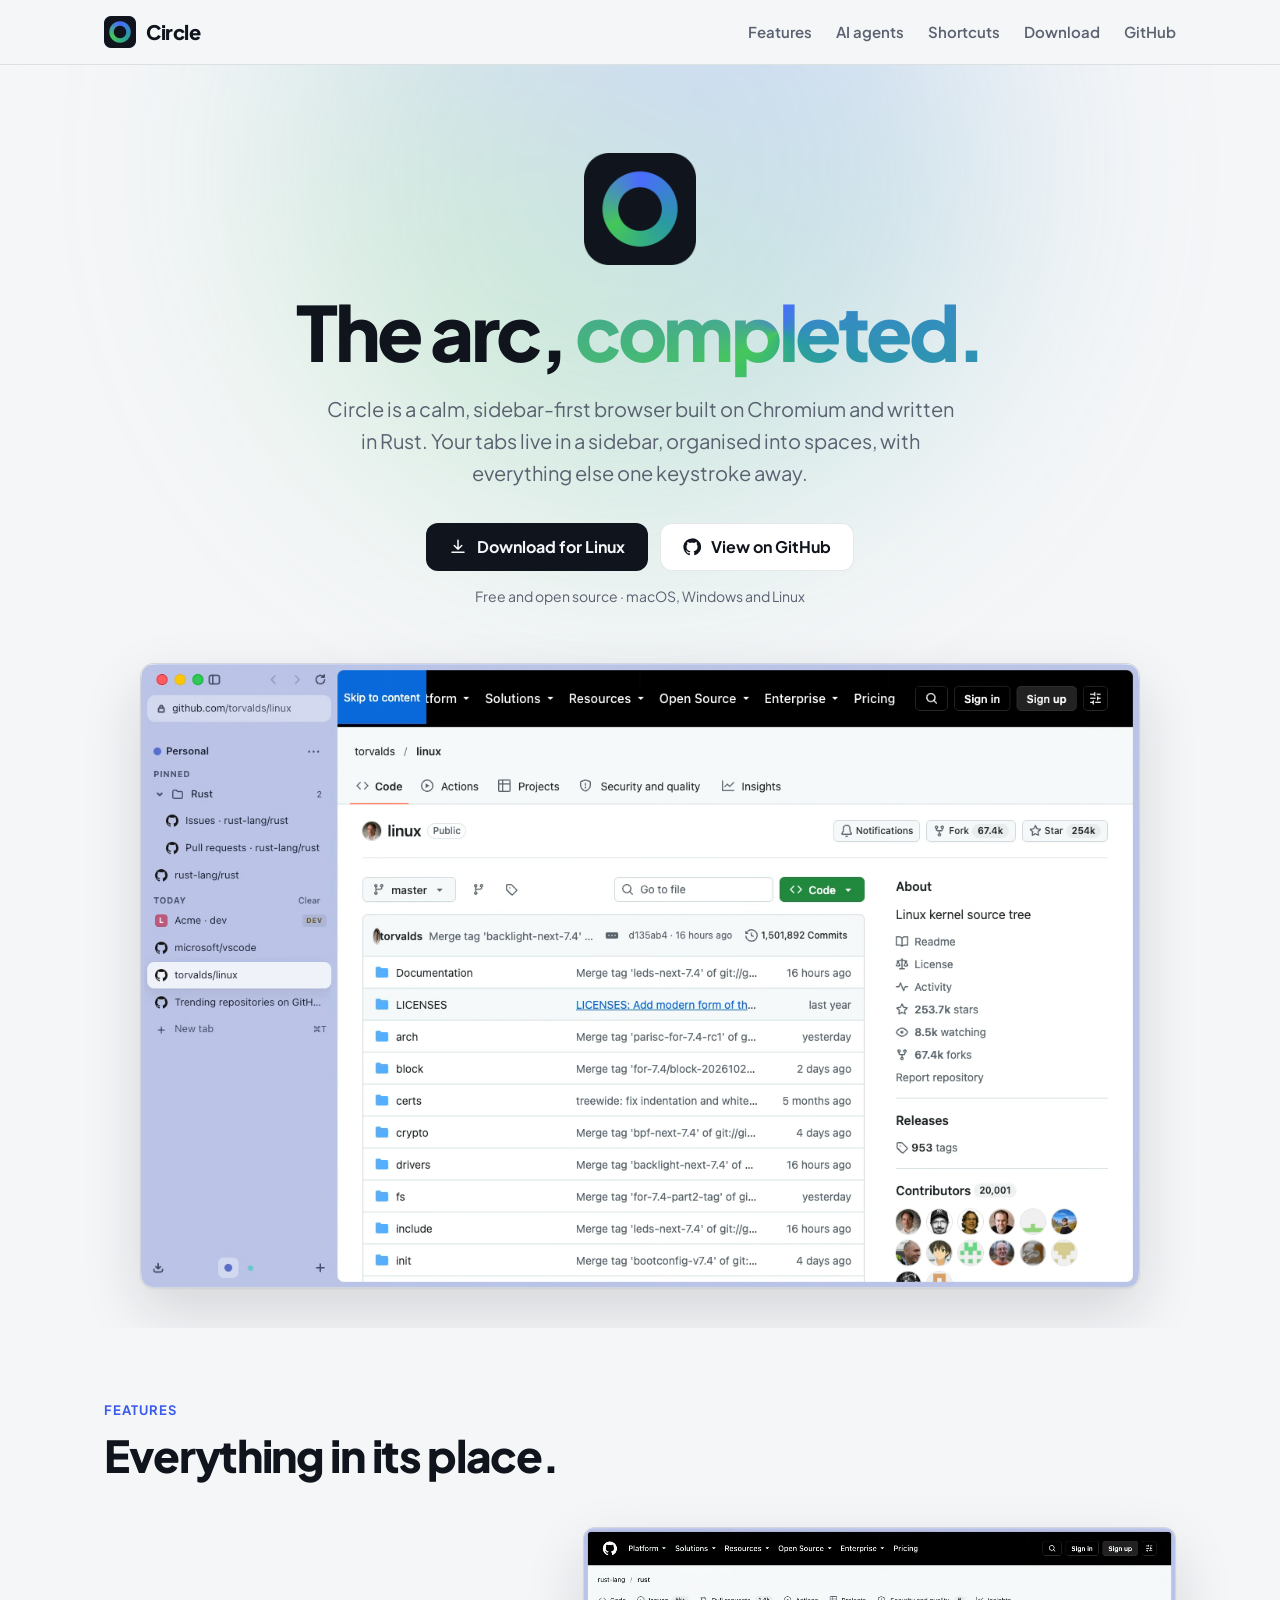
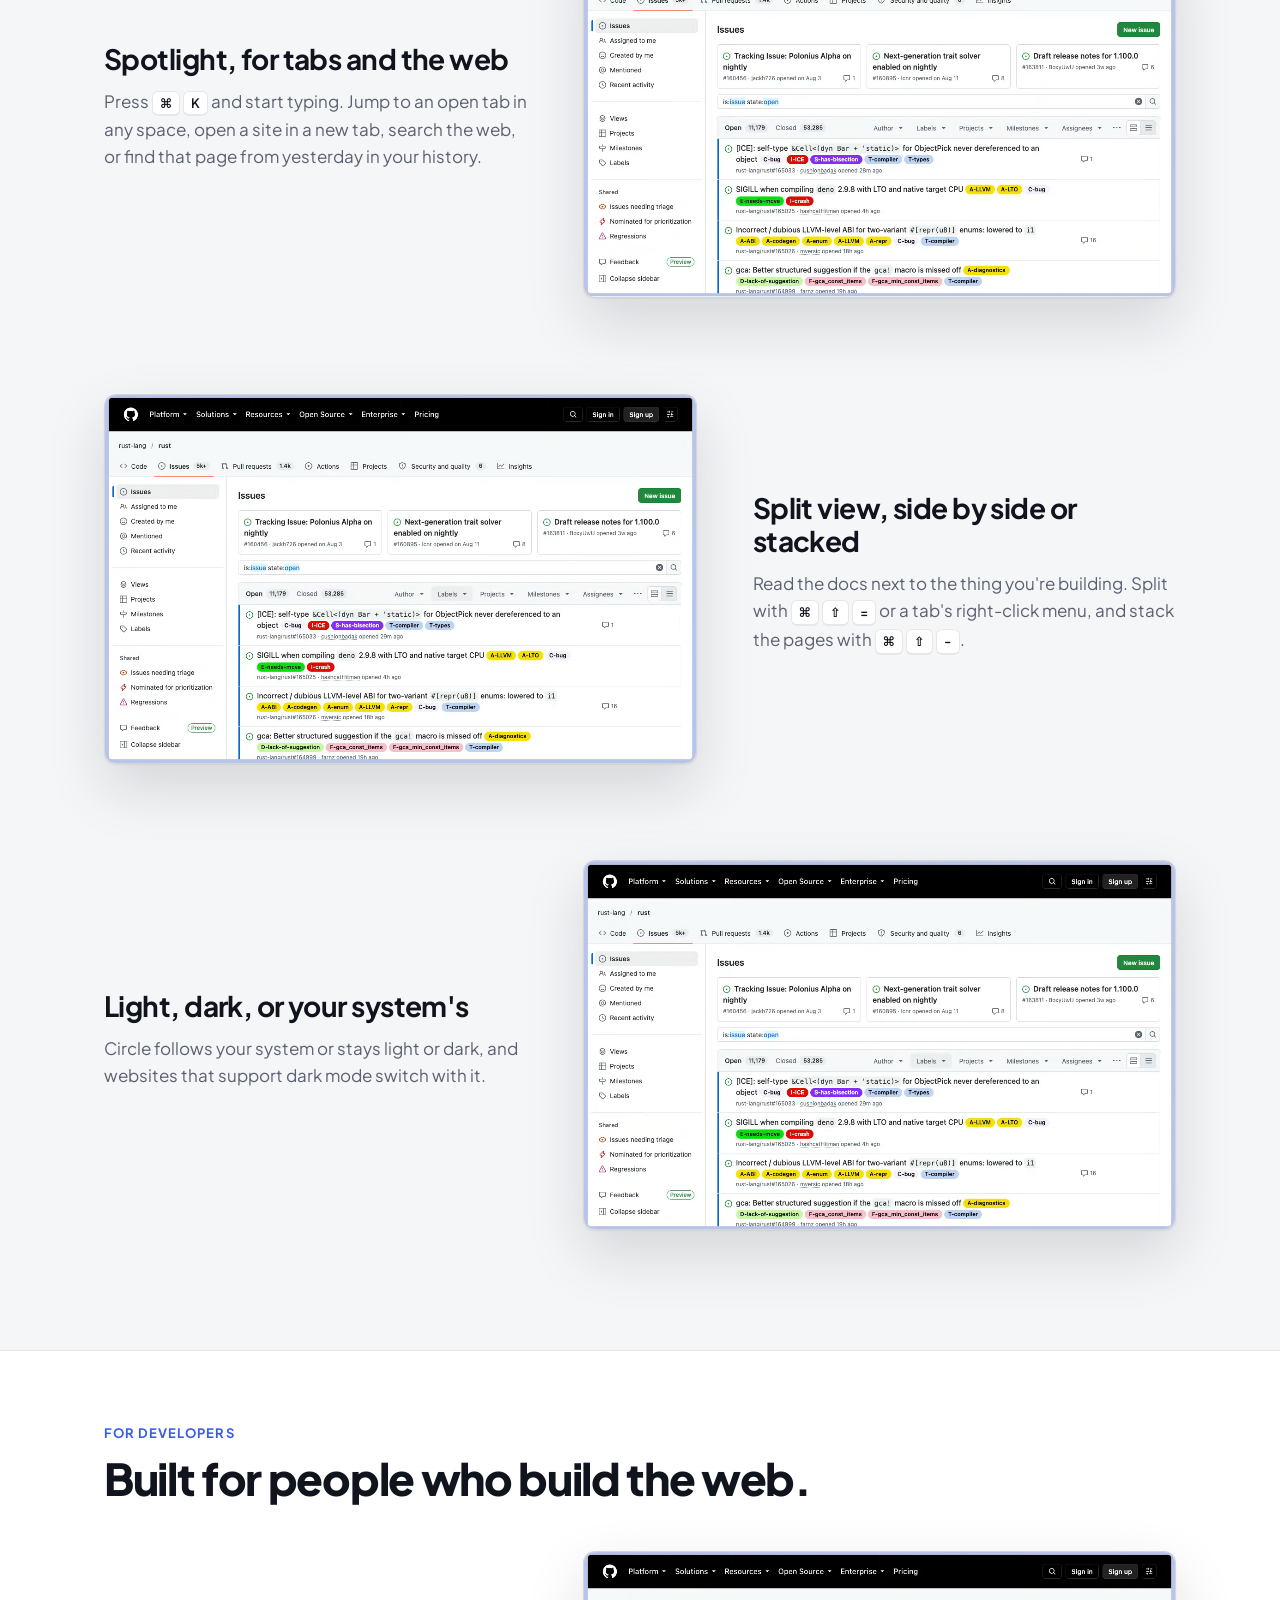
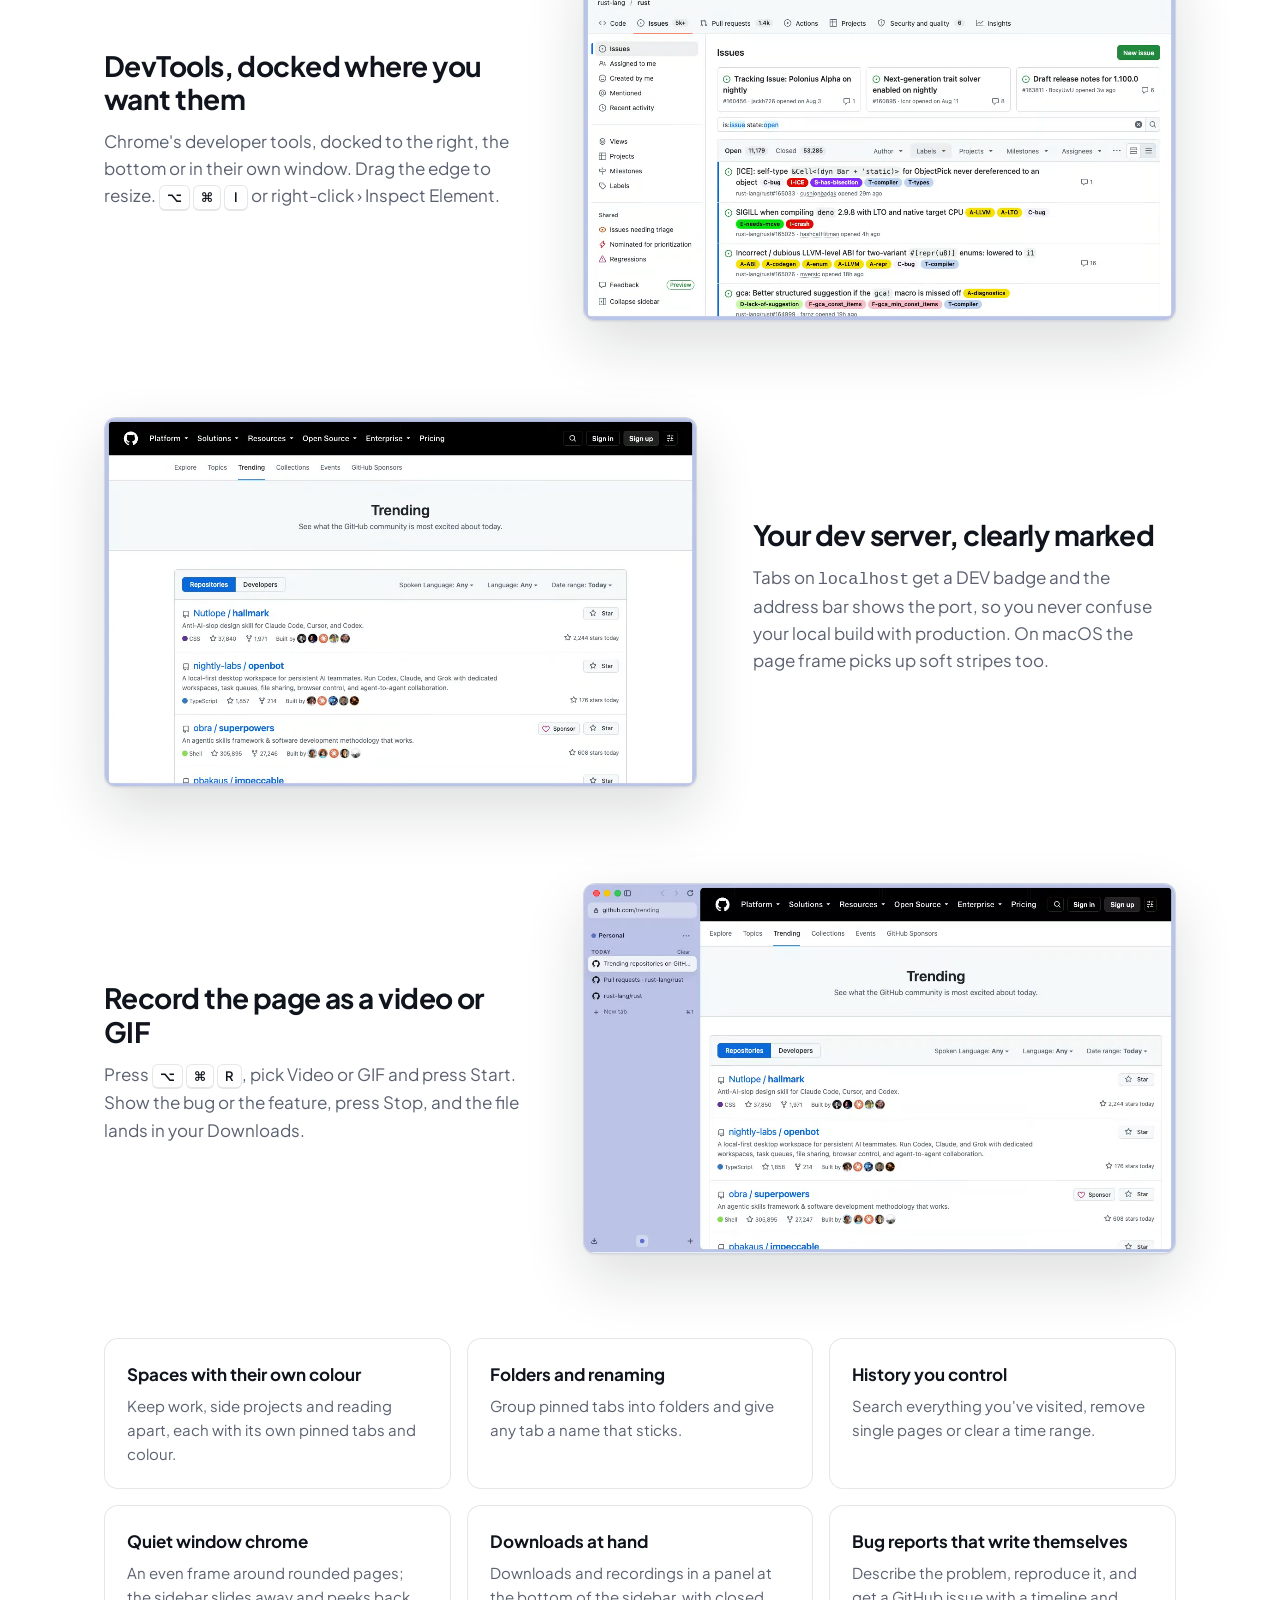
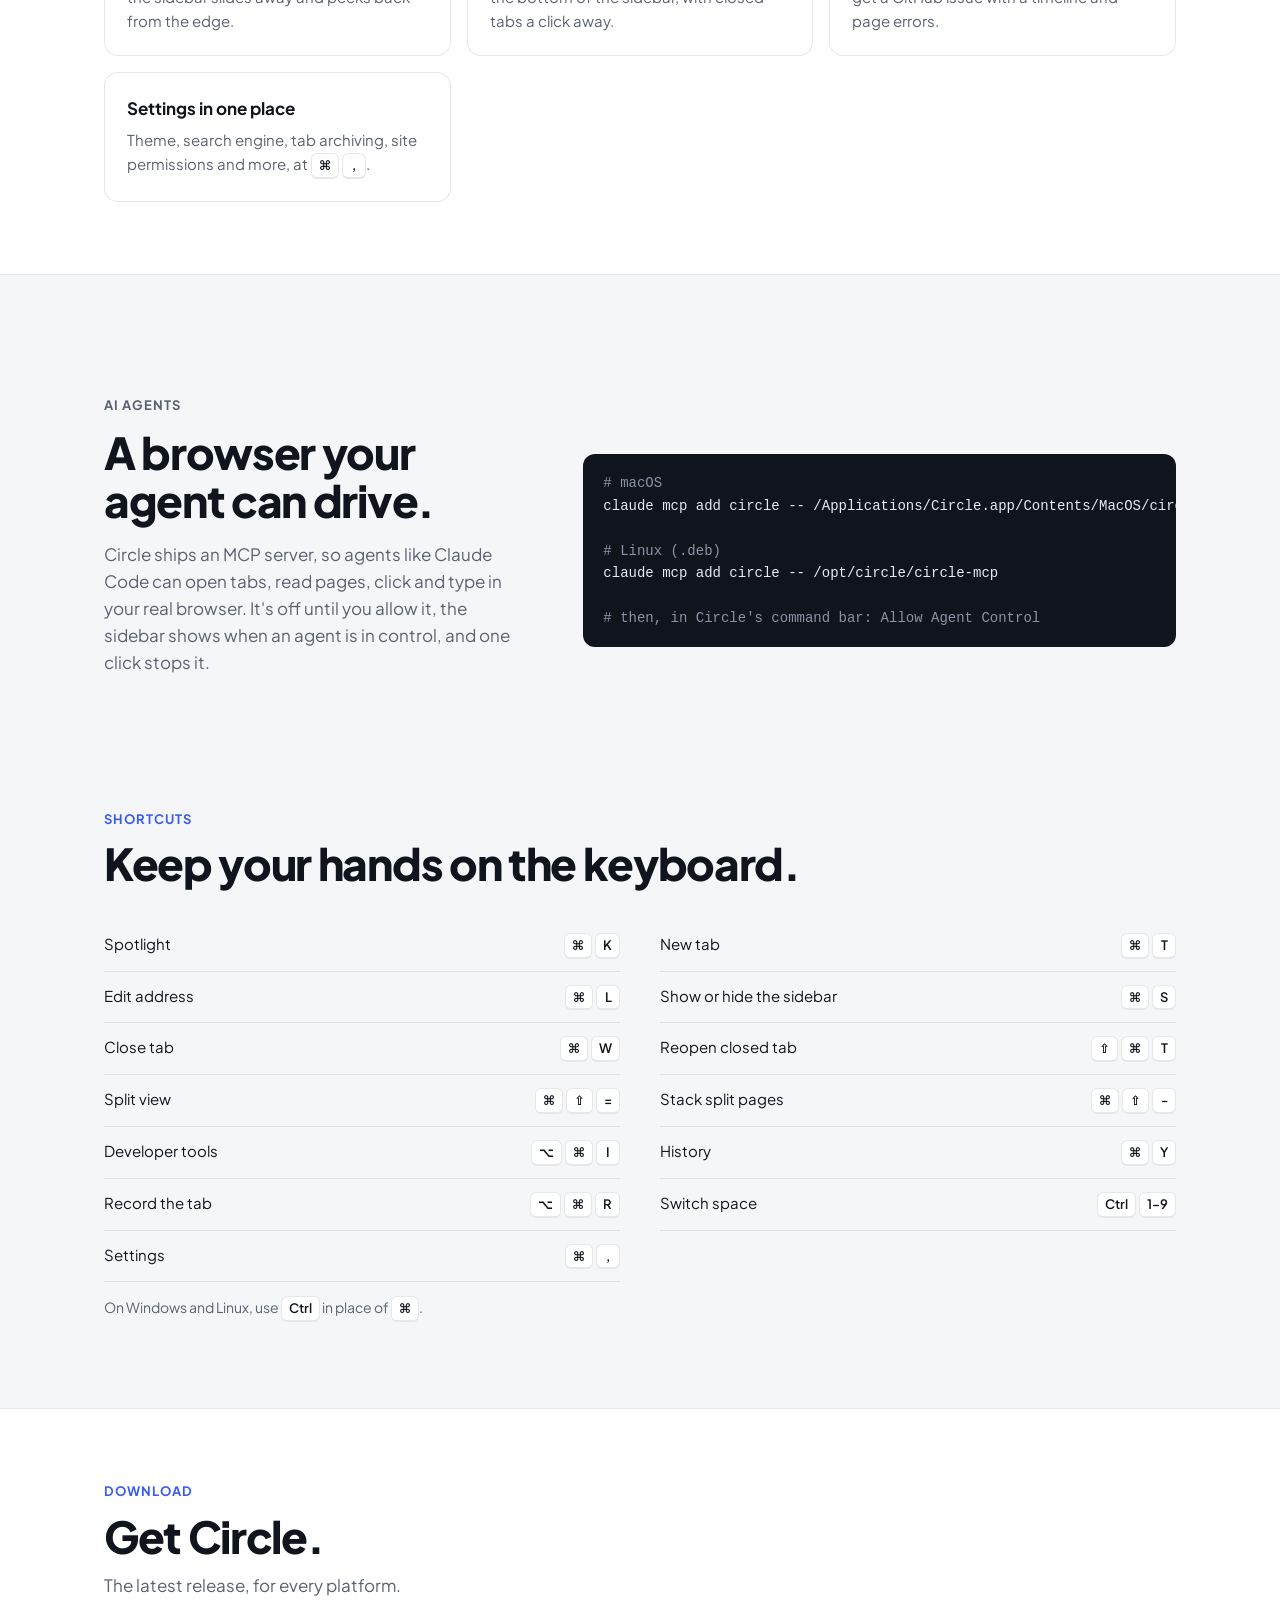
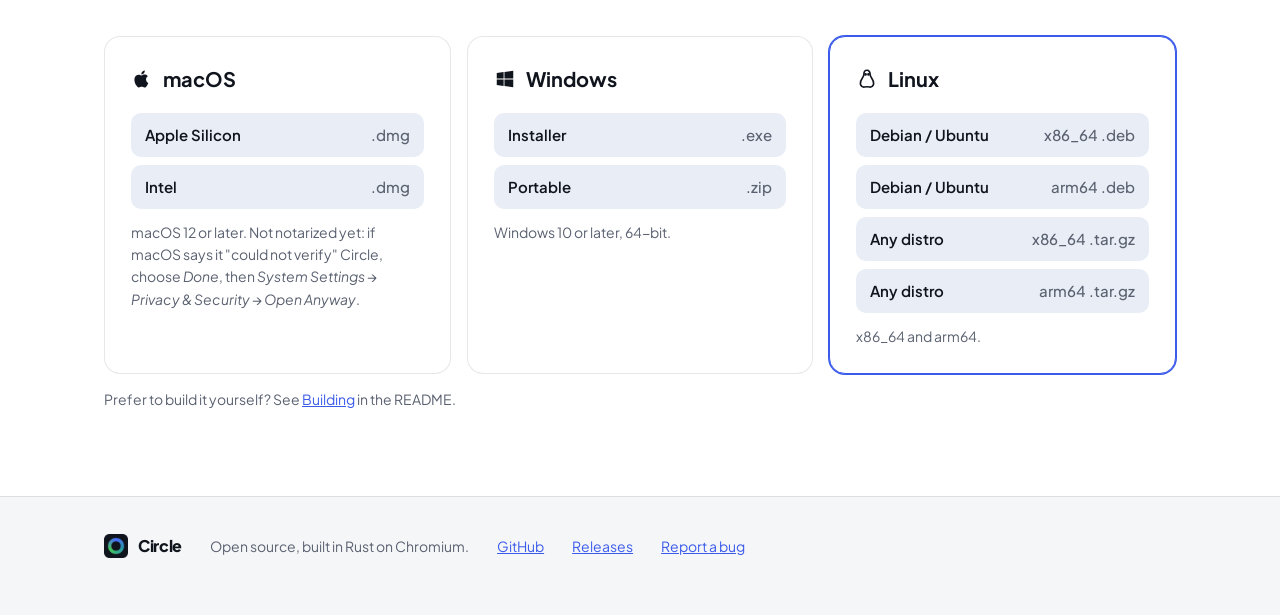
<file: docs/index.html>
<!doctype html>
<html lang="en">
<head>
<meta charset="utf-8">
<meta name="viewport" content="width=device-width, initial-scale=1">
<title>Circle — a calm, sidebar-first browser</title>
<meta name="description" content="The calm, sidebar-first browser. Spaces, Spotlight, split view and docked DevTools — open source, built in Rust on Chromium, and ready for AI agents.">
<link rel="canonical" href="https://dobrinov.github.io/circle/">
<meta property="og:type" content="website">
<meta property="og:site_name" content="Circle">
<meta property="og:url" content="https://dobrinov.github.io/circle/">
<meta property="og:title" content="Circle — the arc, completed">
<meta property="og:description" content="The calm, sidebar-first browser. Spaces, Spotlight, split view and docked DevTools — open source, built in Rust on Chromium, and ready for AI agents.">
<meta property="og:image" content="https://dobrinov.github.io/circle/assets/og-logo.png">
<meta property="og:image:width" content="1200">
<meta property="og:image:height" content="630">
<meta property="og:image:alt" content="The Circle logo: a ring flowing from blue to teal to green on a dark tile">
<meta name="twitter:card" content="summary_large_image">
<meta name="twitter:title" content="Circle — the arc, completed">
<meta name="twitter:description" content="The calm, sidebar-first browser. Spaces, Spotlight, split view and docked DevTools — open source, built in Rust on Chromium, and ready for AI agents.">
<meta name="twitter:image" content="https://dobrinov.github.io/circle/assets/og-logo.png">
<meta name="theme-color" content="#F5F6F8" media="(prefers-color-scheme: light)">
<meta name="theme-color" content="#0A0D13" media="(prefers-color-scheme: dark)">
<link rel="icon" href="favicon.ico" sizes="any">
<link rel="icon" type="image/png" sizes="32x32" href="assets/favicon-32.png">
<link rel="icon" type="image/png" sizes="16x16" href="assets/favicon-16.png">
<link rel="apple-touch-icon" href="assets/apple-touch-icon.png">
<!-- Privacy-friendly analytics by Plausible -->
<script async src="https://stats.aparatnata.com/js/pa-Ousg2zTGdW_VVYUutnU-T.js"></script>
<script>
  window.plausible=window.plausible||function(){(plausible.q=plausible.q||[]).push(arguments)},plausible.init=plausible.init||function(i){plausible.o=i||{}};
  plausible.init()
</script>
<link rel="preconnect" href="https://fonts.googleapis.com">
<link rel="preconnect" href="https://fonts.gstatic.com" crossorigin>
<link rel="stylesheet" href="https://fonts.googleapis.com/css2?family=Plus+Jakarta+Sans:wght@400;500;600;700;800&display=swap">
<style>
:root {
  --ground: #F5F6F8;
  --surface: #FFFFFF;
  --ink: #10141D;
  --muted: #5A6170;
  --line: rgba(16, 20, 29, 0.1);
  --accent: #3B5BEB;
  --chip: #E9EDF5;
  --ring: conic-gradient(#4A6CFF, #2A9BA3 33.3%, #45C75B 66.6%, #4A6CFF);
  --shadow: 0 1px 2px rgba(16, 20, 29, 0.06), 0 24px 60px rgba(16, 20, 29, 0.14);
  color-scheme: light;
}
@media (prefers-color-scheme: dark) {
  :root {
    --ground: #0A0D13;
    --surface: #131823;
    --ink: #EEF1F6;
    --muted: #A3AAB8;
    --line: rgba(238, 241, 246, 0.12);
    --accent: #8098FF;
    --chip: #1C2230;
    --shadow: 0 1px 2px rgba(0, 0, 0, 0.4), 0 24px 60px rgba(0, 0, 0, 0.5);
    color-scheme: dark;
  }
}
* { box-sizing: border-box; }
html { scroll-behavior: smooth; }
body {
  margin: 0;
  background: var(--ground);
  color: var(--ink);
  font: 17px/1.6 "Plus Jakarta Sans", -apple-system, BlinkMacSystemFont, "Segoe UI", system-ui, sans-serif;
  -webkit-font-smoothing: antialiased;
}
a { color: var(--accent); }
a:hover { text-decoration-thickness: 2px; }
img { max-width: 100%; height: auto; display: block; }
.wrap { max-width: 1120px; margin: 0 auto; padding: 0 24px; }

/* ----- nav ----- */
nav { position: sticky; top: 0; z-index: 10; backdrop-filter: saturate(1.4) blur(14px); background: color-mix(in srgb, var(--ground) 78%, transparent); border-bottom: 1px solid var(--line); }
nav .wrap { display: flex; align-items: center; gap: 28px; height: 64px; }
.brand { display: flex; align-items: center; gap: 10px; font-weight: 800; font-size: 20px; letter-spacing: -0.02em; color: var(--ink); text-decoration: none; }
.brand img { width: 32px; height: 32px; }
nav .links { display: flex; gap: 24px; margin-left: auto; font-size: 15px; font-weight: 600; }
nav .links a { color: var(--muted); text-decoration: none; }
nav .links a:hover { color: var(--ink); }

/* ----- hero ----- */
.hero { text-align: center; padding: 88px 0 40px; position: relative; overflow: hidden; }
.halo { position: absolute; left: 50%; top: -260px; width: 720px; height: 720px; transform: translateX(-50%); border-radius: 50%; background: var(--ring); filter: blur(120px); opacity: 0.22; pointer-events: none; }
.hero .icon { width: 112px; height: 112px; margin: 0 auto 28px; position: relative; }
.hero h1 { margin: 0; font-size: clamp(44px, 7vw, 76px); line-height: 1.02; letter-spacing: -0.045em; font-weight: 800; position: relative; }
.hero h1 span { background: var(--ring); -webkit-background-clip: text; background-clip: text; color: transparent; }
.hero p.lead { max-width: 640px; margin: 22px auto 0; font-size: 20px; color: var(--muted); position: relative; }
.cta { display: flex; gap: 12px; justify-content: center; flex-wrap: wrap; margin-top: 34px; position: relative; }
.btn { display: inline-flex; align-items: center; gap: 10px; min-height: 48px; padding: 0 22px; border-radius: 12px; font-weight: 700; font-size: 16px; text-decoration: none; border: 1px solid var(--line); color: var(--ink); background: var(--surface); }
.btn.primary { background: var(--ink); color: var(--ground); border-color: transparent; }
.btn:hover { transform: translateY(-1px); }
.btn svg { width: 18px; height: 18px; flex: none; }
.small { font-size: 14px; color: var(--muted); margin-top: 14px; position: relative; }
.shot { margin: 56px auto 0; max-width: 1000px; border-radius: 14px; overflow: hidden; box-shadow: var(--shadow); border: 1px solid var(--line); background: var(--chip); position: relative; }
/* Every demo is recorded at 16:10 and shown at 16:10. */
.shot, .feature .media { aspect-ratio: 16 / 10; }
.shot img, .feature .media img,
.shot video, .feature .media video { width: 100%; height: 100%; object-fit: cover; display: block; }

/* ----- features ----- */
section { padding: 72px 0; }
.eyebrow { font-size: 13px; font-weight: 700; letter-spacing: 0.08em; text-transform: uppercase; color: var(--accent); margin: 0 0 10px; }
h2 { margin: 0; font-size: clamp(30px, 4.2vw, 44px); line-height: 1.1; letter-spacing: -0.03em; font-weight: 800; }
.feature { display: grid; grid-template-columns: minmax(0, 5fr) minmax(0, 7fr); gap: 56px; align-items: center; padding: 48px 0; }
.feature.flip { grid-template-columns: minmax(0, 7fr) minmax(0, 5fr); }
.feature.flip .text { order: 2; }
.feature h3 { margin: 0 0 12px; font-size: 28px; line-height: 1.2; letter-spacing: -0.02em; }
.feature p { margin: 0 0 12px; color: var(--muted); }
.feature .media { border-radius: 12px; overflow: hidden; box-shadow: var(--shadow); border: 1px solid var(--line); background: var(--chip); }
.caption { font-size: 13px; color: var(--muted); margin-top: 10px; text-align: center; }
kbd { display: inline-block; min-width: 24px; padding: 1px 7px; border-radius: 6px; border: 1px solid var(--line); border-bottom-width: 2px; background: var(--surface); font-family: inherit; font-size: 13px; font-weight: 600; line-height: 1.6; color: var(--ink); text-align: center; }

.grid { display: grid; grid-template-columns: repeat(3, minmax(0, 1fr)); gap: 16px; margin-top: 36px; }
.card { background: var(--surface); border: 1px solid var(--line); border-radius: 14px; padding: 22px; }
.card h4 { margin: 0 0 6px; font-size: 17px; }
.card p { margin: 0; font-size: 15px; color: var(--muted); }

pre { margin: 18px 0 0; padding: 18px 20px; border-radius: 12px; background: #10141D; color: #E6EAF2; font: 14px/1.6 ui-monospace, "SF Mono", Menlo, Consolas, monospace; overflow-x: auto; }
pre .c { color: #8A93A6; }

/* ----- shortcuts ----- */
.keys { display: grid; grid-template-columns: repeat(2, minmax(0, 1fr)); gap: 0 40px; margin-top: 32px; }
.keys div { display: flex; justify-content: space-between; gap: 16px; padding: 12px 0; border-bottom: 1px solid var(--line); font-size: 15px; }

/* ----- download ----- */
.downloads { display: grid; grid-template-columns: repeat(3, minmax(0, 1fr)); gap: 16px; margin-top: 36px; }
.os { background: var(--surface); border: 1px solid var(--line); border-radius: 16px; padding: 26px; display: flex; flex-direction: column; gap: 12px; }
.os.mine { border-color: var(--accent); box-shadow: 0 0 0 1px var(--accent); }
.os h3 { margin: 0; display: flex; align-items: center; gap: 10px; font-size: 20px; }
.os h3 svg { width: 22px; height: 22px; }
.os .files { display: flex; flex-direction: column; gap: 8px; margin-top: 6px; }
.os .files a { display: flex; justify-content: space-between; gap: 10px; padding: 10px 14px; border-radius: 10px; background: var(--chip); color: var(--ink); text-decoration: none; font-weight: 600; font-size: 15px; }
.os .files a span { color: var(--muted); font-weight: 500; }
.os .files a:hover { outline: 2px solid var(--accent); }
.os p { margin: 0; font-size: 14px; color: var(--muted); }

footer { border-top: 1px solid var(--line); padding: 36px 0 56px; font-size: 14px; color: var(--muted); }
footer .wrap { display: flex; flex-wrap: wrap; gap: 12px 28px; align-items: center; }
footer .brand { font-size: 16px; }
footer .brand img { width: 24px; height: 24px; }

@media (max-width: 860px) {
  nav .links { display: none; }
  .feature, .feature.flip { grid-template-columns: minmax(0, 1fr); gap: 24px; padding: 32px 0; }
  .feature.flip .text { order: 0; }
  .grid, .downloads { grid-template-columns: minmax(0, 1fr); }
  .keys { grid-template-columns: minmax(0, 1fr); }
  .hero { padding-top: 56px; }
  section { padding: 48px 0; }
}
</style>
</head>
<body>

<nav aria-label="Main">
  <div class="wrap">
    <a class="brand" href="#"><img src="assets/icon.png" alt=""> Circle</a>
    <div class="links">
      <a href="#features">Features</a>
      <a href="#agents">AI agents</a>
      <a href="#shortcuts">Shortcuts</a>
      <a href="#download">Download</a>
      <a href="https://github.com/dobrinov/circle">GitHub</a>
    </div>
  </div>
</nav>

<header class="hero">
  <div class="halo" aria-hidden="true"></div>
  <div class="wrap">
    <img class="icon" src="assets/icon.png" alt="Circle app icon: a blue, teal and green ring">
    <h1>The arc, <span>completed.</span></h1>
    <p class="lead">Circle is a calm, sidebar-first browser built on Chromium and written in Rust. Your tabs live in a sidebar, organised into spaces, with everything else one keystroke away.</p>
    <div class="cta">
      <a class="btn primary" id="hero-download" href="#download">
        <svg viewBox="0 0 24 24" fill="none" stroke="currentColor" stroke-width="2" stroke-linecap="round" stroke-linejoin="round" aria-hidden="true"><path d="M12 3v12m0 0-5-5m5 5 5-5M4 19h16"/></svg>
        <span>Download Circle</span>
      </a>
      <a class="btn" href="https://github.com/dobrinov/circle">
        <svg viewBox="0 0 24 24" fill="currentColor" aria-hidden="true"><path d="M12 .5a11.5 11.5 0 0 0-3.64 22.41c.58.1.79-.25.79-.56v-2c-3.2.7-3.88-1.37-3.88-1.37-.52-1.33-1.28-1.69-1.28-1.69-1.05-.71.08-.7.08-.7 1.16.08 1.77 1.19 1.77 1.19 1.03 1.77 2.7 1.26 3.36.96.1-.75.4-1.26.73-1.55-2.55-.29-5.24-1.28-5.24-5.68 0-1.25.45-2.28 1.19-3.08-.12-.29-.52-1.46.11-3.05 0 0 .97-.31 3.17 1.18a11 11 0 0 1 5.78 0c2.2-1.49 3.17-1.18 3.17-1.18.63 1.59.23 2.76.11 3.05.74.8 1.19 1.83 1.19 3.08 0 4.41-2.69 5.38-5.25 5.67.41.36.78 1.06.78 2.14v3.17c0 .31.21.67.8.56A11.5 11.5 0 0 0 12 .5Z"/></svg>
        <span>View on GitHub</span>
      </a>
    </div>
    <p class="small">Free and open source · macOS, Windows and Linux</p>
    <div class="shot">
      <video class="demo" muted loop playsinline preload="none" width="1280" height="800" poster="assets/sidebar.jpg?v=4" data-gif="assets/sidebar.gif?v=3" aria-label="Circle's sidebar with GitHub tabs: switching tabs, opening a folder, jumping to the Work space and back, recolouring the space, a localhost tab with a DEV badge, then hiding the sidebar and peeking at it"><source src="assets/sidebar.webm?v=4" type='video/webm; codecs="vp9"'></video>
    </div>
  </div>
</header>

<main id="features">
  <section>
    <div class="wrap">
      <p class="eyebrow">Features</p>
      <h2>Everything in its place.</h2>

      <div class="feature">
        <div class="text">
          <h3>Spotlight, for tabs and the web</h3>
          <p>Press <kbd>⌘</kbd> <kbd>K</kbd> and start typing. Jump to an open tab in any space, open a site in a new tab, search the web, or find that page from yesterday in your history.</p>
        </div>
        <div>
          <div class="media"><video class="demo" muted loop playsinline preload="none" width="1280" height="800" poster="assets/spotlight.jpg?v=4" data-gif="assets/spotlight.gif?v=3" aria-label="Spotlight over a blurred GitHub page: typing linux shows the torvalds/linux tab as the top hit, then switches to it"><source src="assets/spotlight.webm?v=4" type='video/webm; codecs="vp9"'></video></div>
        </div>
      </div>

      <div class="feature flip">
        <div class="text">
          <h3>Split view, side by side or stacked</h3>
          <p>Read the docs next to the thing you're building. Split with <kbd>⌘</kbd> <kbd>⇧</kbd> <kbd>=</kbd> or a tab's right-click menu, and stack the pages with <kbd>⌘</kbd> <kbd>⇧</kbd> <kbd>-</kbd>.</p>
        </div>
        <div>
          <div class="media"><video class="demo" muted loop playsinline preload="none" width="1280" height="800" poster="assets/split.jpg?v=4" data-gif="assets/split.gif?v=3" aria-label="GitHub issues and pull requests side by side in split view, then stacked one above the other"><source src="assets/split.webm?v=4" type='video/webm; codecs="vp9"'></video></div>
        </div>
      </div>

      <div class="feature">
        <div class="text">
          <h3>Light, dark, or your system's</h3>
          <p>Circle follows your system or stays light or dark, and websites that support dark mode switch with it.</p>
        </div>
        <div>
          <div class="media"><video class="demo" muted loop playsinline preload="none" width="1280" height="800" poster="assets/dark.jpg?v=4" data-gif="assets/dark.gif?v=3" aria-label="Circle and GitHub switching together from light to dark mode and back"><source src="assets/dark.webm?v=4" type='video/webm; codecs="vp9"'></video></div>
        </div>
      </div>
    </div>
  </section>

  <section style="background: var(--surface); border-block: 1px solid var(--line)">
    <div class="wrap">
      <p class="eyebrow">For developers</p>
      <h2>Built for people who build the web.</h2>

      <div class="feature">
        <div class="text">
          <h3>DevTools, docked where you want them</h3>
          <p>Chrome's developer tools, docked to the right, the bottom or in their own window. Drag the edge to resize. <kbd>⌥</kbd> <kbd>⌘</kbd> <kbd>I</kbd> or right-click › Inspect Element.</p>
        </div>
        <div>
          <div class="media"><video class="demo" muted loop playsinline preload="none" width="1280" height="800" poster="assets/devtools.jpg?v=4" data-gif="assets/devtools.gif?v=3" aria-label="Developer tools docked to the right of a GitHub page, then moved to the bottom"><source src="assets/devtools.webm?v=4" type='video/webm; codecs="vp9"'></video></div>
        </div>
      </div>

      <div class="feature flip">
        <div class="text">
          <h3>Your dev server, clearly marked</h3>
          <p>Tabs on <code>localhost</code> get a DEV badge and the address bar shows the port, so you never confuse your local build with production. On macOS the page frame picks up soft stripes too.</p>
        </div>
        <div>
          <div class="media"><video class="demo" muted loop playsinline preload="none" width="1280" height="800" poster="assets/localhost.jpg?v=4" data-gif="assets/localhost.gif?v=3" aria-label="Switching from GitHub to a local app on localhost: the frame around the page becomes striped"><source src="assets/localhost.webm?v=4" type='video/webm; codecs="vp9"'></video></div>
        </div>
      </div>

      <div class="feature">
        <div class="text">
          <h3>Record the page as a video or GIF</h3>
          <p>Press <kbd>⌥</kbd> <kbd>⌘</kbd> <kbd>R</kbd>, pick Video or GIF and press Start. Show the bug or the feature, press Stop, and the file lands in your Downloads.</p>
        </div>
        <div>
          <div class="media"><video class="demo" muted loop playsinline preload="none" width="1280" height="800" poster="assets/recording.jpg?v=4" data-gif="assets/recording.gif?v=3" aria-label="Recording a GitHub page: the recording controls open in the sidebar, GIF is chosen and started, the page scrolls while the timer runs, Stop saves it, and it appears in the downloads panel"><source src="assets/recording.webm?v=4" type='video/webm; codecs="vp9"'></video></div>
        </div>
      </div>

      <div class="grid">
        <div class="card"><h4>Spaces with their own colour</h4><p>Keep work, side projects and reading apart, each with its own pinned tabs and colour.</p></div>
        <div class="card"><h4>Folders and renaming</h4><p>Group pinned tabs into folders and give any tab a name that sticks.</p></div>
        <div class="card"><h4>History you control</h4><p>Search everything you've visited, remove single pages or clear a time range.</p></div>
        <div class="card"><h4>Quiet window chrome</h4><p>An even frame around rounded pages; the sidebar slides away and peeks back from the edge.</p></div>
        <div class="card"><h4>Downloads at hand</h4><p>Downloads and recordings in a panel at the bottom of the sidebar, with closed tabs a click away.</p></div>
        <div class="card"><h4>Bug reports that write themselves</h4><p>Describe the problem, reproduce it, and get a GitHub issue with a timeline and page errors.</p></div>
        <div class="card"><h4>Settings in one place</h4><p>Theme, search engine, tab archiving, site permissions and more, at <kbd>⌘</kbd> <kbd>,</kbd>.</p></div>
      </div>
    </div>
  </section>

  <section id="agents">
    <div class="wrap">
      <div class="feature">
        <div class="text">
          <p class="eyebrow">AI agents</p>
          <h2>A browser your agent can drive.</h2>
          <p style="margin-top: 16px">Circle ships an MCP server, so agents like Claude Code can open tabs, read pages, click and type in your real browser. It's off until you allow it, the sidebar shows when an agent is in control, and one click stops it.</p>
        </div>
        <div>
<pre><span class="c"># macOS</span>
claude mcp add circle -- /Applications/Circle.app/Contents/MacOS/circle-mcp

<span class="c"># Linux (.deb)</span>
claude mcp add circle -- /opt/circle/circle-mcp

<span class="c"># then, in Circle's command bar: Allow Agent Control</span></pre>
        </div>
      </div>
    </div>
  </section>

  <section id="shortcuts" style="padding-top: 0">
    <div class="wrap">
      <p class="eyebrow">Shortcuts</p>
      <h2>Keep your hands on the keyboard.</h2>
      <div class="keys">
        <div><span>Spotlight</span><span><kbd>⌘</kbd> <kbd>K</kbd></span></div>
        <div><span>New tab</span><span><kbd>⌘</kbd> <kbd>T</kbd></span></div>
        <div><span>Edit address</span><span><kbd>⌘</kbd> <kbd>L</kbd></span></div>
        <div><span>Show or hide the sidebar</span><span><kbd>⌘</kbd> <kbd>S</kbd></span></div>
        <div><span>Close tab</span><span><kbd>⌘</kbd> <kbd>W</kbd></span></div>
        <div><span>Reopen closed tab</span><span><kbd>⇧</kbd> <kbd>⌘</kbd> <kbd>T</kbd></span></div>
        <div><span>Split view</span><span><kbd>⌘</kbd> <kbd>⇧</kbd> <kbd>=</kbd></span></div>
        <div><span>Stack split pages</span><span><kbd>⌘</kbd> <kbd>⇧</kbd> <kbd>-</kbd></span></div>
        <div><span>Developer tools</span><span><kbd>⌥</kbd> <kbd>⌘</kbd> <kbd>I</kbd></span></div>
        <div><span>History</span><span><kbd>⌘</kbd> <kbd>Y</kbd></span></div>
        <div><span>Record the tab</span><span><kbd>⌥</kbd> <kbd>⌘</kbd> <kbd>R</kbd></span></div>
        <div><span>Switch space</span><span><kbd>Ctrl</kbd> <kbd>1–9</kbd></span></div>
        <div><span>Settings</span><span><kbd>⌘</kbd> <kbd>,</kbd></span></div>
      </div>
      <p class="small" style="text-align: left">On Windows and Linux, use <kbd>Ctrl</kbd> in place of <kbd>⌘</kbd>.</p>
    </div>
  </section>

  <section id="download" style="background: var(--surface); border-top: 1px solid var(--line)">
    <div class="wrap">
      <p class="eyebrow">Download</p>
      <h2>Get Circle.</h2>
      <p style="color: var(--muted); margin: 12px 0 0" id="release-line">The latest release, for every platform.</p>
      <div class="downloads">
        <div class="os" data-os="mac">
          <h3><svg viewBox="0 0 24 24" fill="currentColor" aria-hidden="true"><path d="M16.37 12.6c-.02-2.35 1.92-3.48 2.01-3.54-1.1-1.6-2.8-1.82-3.4-1.84-1.45-.15-2.82.85-3.56.85-.73 0-1.86-.83-3.06-.81-1.58.02-3.03.92-3.84 2.33-1.64 2.84-.42 7.04 1.18 9.34.78 1.13 1.71 2.4 2.93 2.35 1.18-.05 1.62-.76 3.04-.76 1.42 0 1.82.76 3.06.74 1.26-.02 2.06-1.15 2.83-2.28.89-1.31 1.26-2.58 1.28-2.64-.03-.01-2.45-.94-2.47-3.74ZM14.04 5.7c.65-.79 1.09-1.88.97-2.97-.94.04-2.07.62-2.74 1.41-.6.7-1.13 1.81-.99 2.88 1.05.08 2.12-.53 2.76-1.32Z"/></svg> macOS</h3>
          <div class="files">
            <a data-match="macos-arm64.dmg" href="https://github.com/dobrinov/circle/releases/latest">Apple Silicon <span>.dmg</span></a>
            <a data-match="macos-x86_64.dmg" href="https://github.com/dobrinov/circle/releases/latest">Intel <span>.dmg</span></a>
          </div>
          <p>macOS 12 or later. Not notarized yet: if macOS says it "could not verify" Circle, choose <em>Done</em>, then <em>System Settings → Privacy &amp; Security → Open Anyway</em>.</p>
        </div>
        <div class="os" data-os="windows">
          <h3><svg viewBox="0 0 24 24" fill="currentColor" aria-hidden="true"><path d="M3 5.5 10.5 4.4v7.1H3V5.5Zm0 13 7.5 1.1v-7H3v5.9Zm8.4 1.2L21 21v-8.4h-9.6v7.1Zm0-15.4v7.2H21V3l-9.6 1.3Z"/></svg> Windows</h3>
          <div class="files">
            <a data-match="windows-x86_64-setup.exe" href="https://github.com/dobrinov/circle/releases/latest">Installer <span>.exe</span></a>
            <a data-match="windows-x86_64.zip" href="https://github.com/dobrinov/circle/releases/latest">Portable <span>.zip</span></a>
          </div>
          <p>Windows 10 or later, 64-bit.</p>
        </div>
        <div class="os" data-os="linux">
          <h3><svg viewBox="0 0 24 24" fill="none" stroke="currentColor" stroke-width="1.8" stroke-linejoin="round" aria-hidden="true"><path d="M12 2.5c-2.2 0-3.4 1.9-3.4 4.4 0 1.6-.5 2.6-1.6 4.1C5.6 12.9 4.5 15 4.8 17.4c.3 2.3 2.4 3.8 4.4 3.3.9-.2 1.7-.3 2.8-.3s1.9.1 2.8.3c2 .5 4.1-1 4.4-3.3.3-2.4-.8-4.5-2.2-6.4-1.1-1.5-1.6-2.5-1.6-4.1 0-2.5-1.2-4.4-3.4-4.4Z"/><circle cx="10.4" cy="7" r=".6" fill="currentColor"/><circle cx="13.6" cy="7" r=".6" fill="currentColor"/></svg> Linux</h3>
          <div class="files">
            <a data-match="_amd64.deb" href="https://github.com/dobrinov/circle/releases/latest">Debian / Ubuntu <span>x86_64 .deb</span></a>
            <a data-match="_arm64.deb" href="https://github.com/dobrinov/circle/releases/latest">Debian / Ubuntu <span>arm64 .deb</span></a>
            <a data-match="linux-x86_64.tar.gz" href="https://github.com/dobrinov/circle/releases/latest">Any distro <span>x86_64 .tar.gz</span></a>
            <a data-match="linux-aarch64.tar.gz" href="https://github.com/dobrinov/circle/releases/latest">Any distro <span>arm64 .tar.gz</span></a>
          </div>
          <p>x86_64 and arm64.</p>
        </div>
      </div>
      <p class="small" style="text-align: left">Prefer to build it yourself? See <a href="https://github.com/dobrinov/circle#building">Building</a> in the README.</p>
    </div>
  </section>
</main>

<footer>
  <div class="wrap">
    <a class="brand" href="#"><img src="assets/icon.png" alt=""> Circle</a>
    <span>Open source, built in Rust on Chromium.</span>
    <a href="https://github.com/dobrinov/circle">GitHub</a>
    <a href="https://github.com/dobrinov/circle/releases">Releases</a>
    <a href="https://github.com/dobrinov/circle/issues">Report a bug</a>
  </div>
</footer>

<script>
// Points the download links at the latest release's files and highlights the
// visitor's platform. Without the API (offline, rate limited) the links keep
// pointing at the Releases page.
(() => {
  const ua = navigator.userAgent;
  const os = /Mac/.test(ua) ? "mac" : /Win/.test(ua) ? "windows" : /Linux|X11/.test(ua) ? "linux" : null;
  if (os) document.querySelector(`.os[data-os="${os}"]`)?.classList.add("mine");
  const hero = document.getElementById("hero-download");
  const label = { mac: "Download for macOS", windows: "Download for Windows", linux: "Download for Linux" }[os];
  if (label) hero.querySelector("span").textContent = label;

  // The demos are VP9 videos (sharp at any size); browsers without VP9 get
  // the GIF. They play while on screen, and not at all for people who
  // prefer reduced motion (the poster frame shows instead).
  const still = matchMedia("(prefers-reduced-motion: reduce)").matches;
  const watcher = new IntersectionObserver((entries) => {
    for (const { target, isIntersecting } of entries) {
      if (isIntersecting) target.play().catch(() => {});
      else target.pause();
    }
  }, { rootMargin: "200px" });
  for (const video of document.querySelectorAll("video.demo")) {
    if (!video.canPlayType('video/webm; codecs="vp9"')) {
      const img = document.createElement("img");
      img.src = video.dataset.gif;
      img.alt = video.getAttribute("aria-label");
      img.width = 1000;
      img.height = 625;
      img.loading = "lazy";
      video.replaceWith(img);
    } else if (!still) {
      video.preload = "auto";
      watcher.observe(video);
    }
  }

  // Download clicks are a Plausible custom event ("Download" goal).
  document.addEventListener("click", (event) => {
    const link = event.target.closest("#hero-download, .os .files a");
    if (!link) return;
    const file = link.dataset.match || "hero";
    window.plausible("Download", { props: { os: link.closest(".os")?.dataset.os || os || "unknown", file } });
  });

  fetch("https://api.github.com/repos/dobrinov/circle/releases/latest")
    .then((r) => (r.ok ? r.json() : Promise.reject()))
    .then((release) => {
      for (const link of document.querySelectorAll("[data-match]")) {
        const asset = release.assets.find((a) => a.name.endsWith(link.dataset.match));
        if (asset) link.href = asset.browser_download_url;
      }
      document.getElementById("release-line").textContent = `${release.name || release.tag_name}, released ${new Date(release.published_at).toLocaleDateString(undefined, { dateStyle: "long" })}.`;
      // The hero button downloads the best guess for this machine directly.
      const best = { mac: "macos-arm64.dmg", windows: "windows-x86_64-setup.exe", linux: "_amd64.deb" }[os];
      const asset = best && release.assets.find((a) => a.name.endsWith(best));
      if (asset) hero.href = asset.browser_download_url;
    })
    .catch(() => {});
})();
</script>
</body>
</html>
</file>
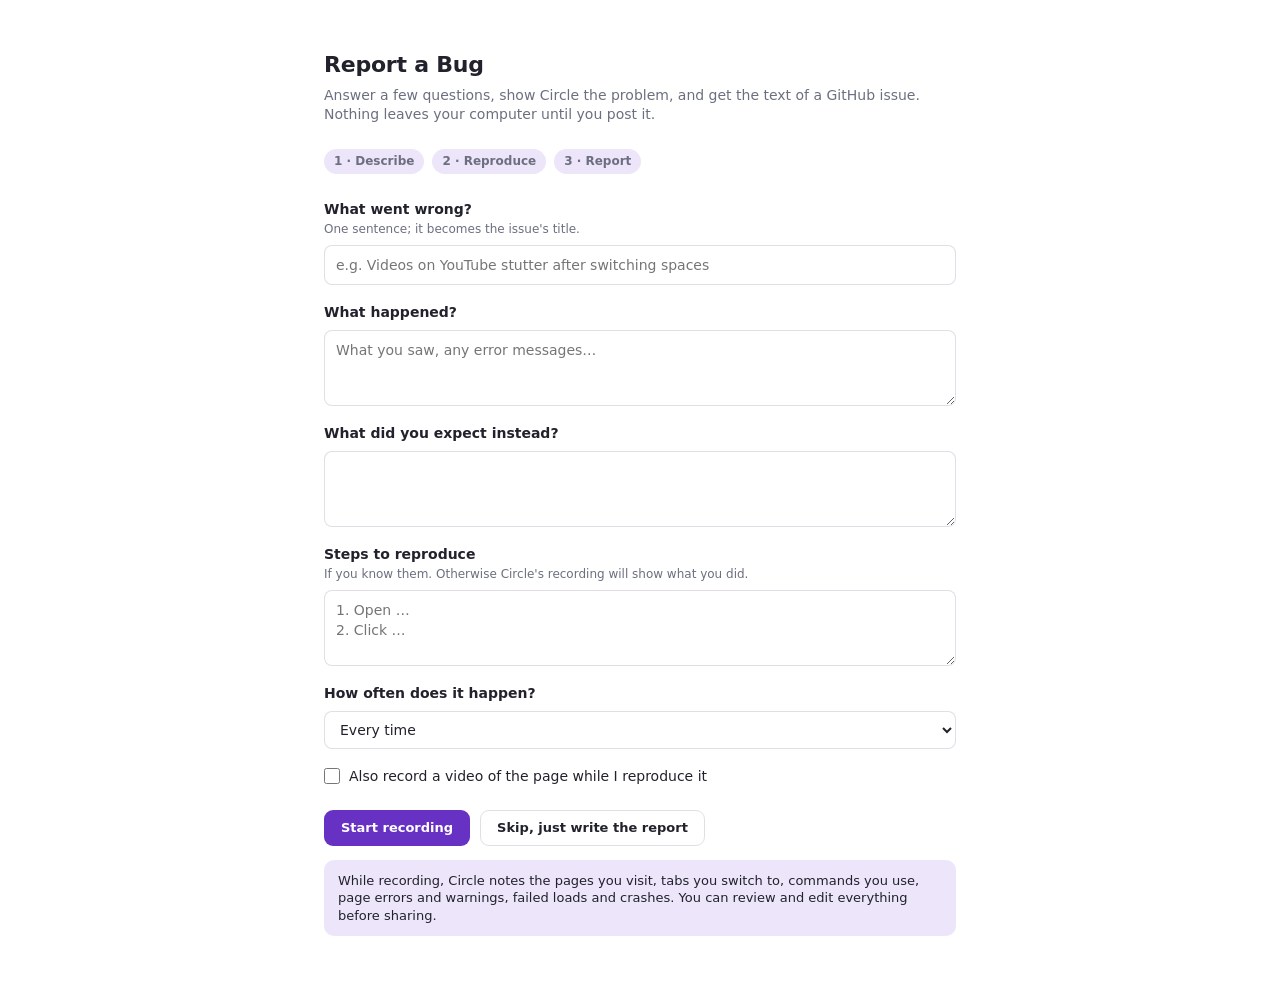
<file: ui/bugreport.html>
<!doctype html>
<html>
  <head>
    <meta charset="utf-8" />
    <meta name="viewport" content="width=device-width, initial-scale=1" />
    <title>Report a Bug</title>
    <link rel="stylesheet" href="common.css" />
    <style>
      html, body { background: var(--panel); color: var(--panel-fg); height: auto; min-height: 100%; overflow: auto; }
      body { user-select: text; }
      main { max-width: 680px; margin: 0 auto; padding: 50px 24px 72px; }
      h1 { margin: 0 0 6px; font-size: 22px; font-weight: 700; letter-spacing: -0.01em; }
      .intro { margin: 0 0 26px; color: var(--panel-muted); font-size: 14px; }

      .steps { display: flex; gap: 8px; margin: 0 0 26px; font-size: 12px; font-weight: 600; color: var(--panel-muted); }
      .steps span { padding: 4px 10px; border-radius: 999px; background: var(--panel-select); }
      .steps span.on { background: var(--accent); color: white; }

      .view[hidden] { display: none; }
      label.field { display: block; margin: 0 0 18px; font-size: 14px; font-weight: 600; }
      label.field small { display: block; font-weight: 400; color: var(--panel-muted); font-size: 12px; margin-top: 2px; }
      input[type="text"], textarea, select {
        display: block;
        width: 100%;
        margin-top: 8px;
        padding: 9px 11px;
        border-radius: 8px;
        border: 1px solid var(--line);
        background: var(--panel);
        color: inherit;
        font-family: inherit;
        font-size: 14px;
        font-weight: 400;
        line-height: 1.45;
      }
      textarea { resize: vertical; min-height: 76px; }
      textarea.report { min-height: 380px; font: 12.5px/1.5 ui-monospace, "SF Mono", Menlo, Consolas, monospace; }
      input:focus, textarea:focus, select:focus { outline: 2px solid var(--accent); outline-offset: -1px; }
      .check { display: flex; align-items: center; gap: 9px; margin: 0 0 12px; font-size: 14px; }
      .check input { width: 16px; height: 16px; margin: 0; accent-color: var(--accent); }

      .actions { display: flex; flex-wrap: wrap; gap: 10px; align-items: center; margin-top: 24px; }
      .button { min-height: 36px; padding: 0 16px; border-radius: 9px; border: 1px solid var(--line); font-weight: 600; }
      .button:hover { background: var(--panel-select); }
      .button.primary { background: var(--accent); border-color: transparent; color: white; }
      .button.primary:hover { filter: brightness(1.08); background: var(--accent); }
      .link { color: var(--accent); font-weight: 600; }
      .status { font-size: 13px; color: var(--panel-muted); }

      .recording { padding: 26px; border-radius: 14px; border: 1px solid var(--line); text-align: center; }
      .recording .dot { display: inline-block; width: 12px; height: 12px; border-radius: 50%; background: hsl(358 80% 55%); margin-right: 8px; animation: pulse 1.4s ease-in-out infinite; }
      .recording h2 { margin: 0 0 8px; font-size: 18px; display: flex; align-items: center; justify-content: center; }
      .recording p { margin: 0 0 18px; color: var(--panel-muted); font-size: 14px; }
      .recording time { font-variant-numeric: tabular-nums; }
      @keyframes pulse { 50% { opacity: 0.35; } }

      .note { margin: 14px 0 0; padding: 12px 14px; border-radius: 10px; background: var(--panel-select); font-size: 13px; }
    </style>
  </head>
  <body>
    <main>
      <h1>Report a Bug</h1>
      <p class="intro">Answer a few questions, show Circle the problem, and get the text of a GitHub issue. Nothing leaves your computer until you post it.</p>
      <div class="steps" aria-hidden="true">
        <span data-step="interview">1 · Describe</span>
        <span data-step="recording">2 · Reproduce</span>
        <span data-step="report">3 · Report</span>
      </div>

      <section class="view" id="interview">
        <label class="field">What went wrong?
          <small>One sentence; it becomes the issue's title.</small>
          <input type="text" id="title" placeholder="e.g. Videos on YouTube stutter after switching spaces" />
        </label>
        <label class="field">What happened?
          <textarea id="what" placeholder="What you saw, any error messages…"></textarea>
        </label>
        <label class="field">What did you expect instead?
          <textarea id="expected"></textarea>
        </label>
        <label class="field">Steps to reproduce
          <small>If you know them. Otherwise Circle's recording will show what you did.</small>
          <textarea id="steps" placeholder="1. Open …&#10;2. Click …"></textarea>
        </label>
        <label class="field">How often does it happen?
          <select id="frequency">
            <option>Every time</option>
            <option>Sometimes</option>
            <option>It happened once</option>
          </select>
        </label>
        <label class="check"><input type="checkbox" id="video" /> Also record a video of the page while I reproduce it</label>
        <div class="actions">
          <button class="button primary" id="start">Start recording</button>
          <button class="button" id="skip">Skip, just write the report</button>
        </div>
        <p class="note">While recording, Circle notes the pages you visit, tabs you switch to, commands you use, page errors and warnings, failed loads and crashes. You can review and edit everything before sharing.</p>
      </section>

      <section class="view" id="recording" hidden>
        <div class="recording">
          <h2><span class="dot"></span>Recording · <time id="elapsed">0:00</time></h2>
          <p>Go to the page and make the problem happen. When you're done, press <b>Done</b> in the sidebar or here.</p>
          <button class="button primary" id="stop">Done</button>
        </div>
      </section>

      <section class="view" id="report" hidden>
        <label class="field">Title
          <input type="text" id="report-title" />
        </label>
        <label class="check"><input type="checkbox" id="full-urls" /> Include full addresses (otherwise only sites, like github.com)</label>
        <label class="check"><input type="checkbox" id="console" checked /> Include page errors and warnings</label>
        <label class="field">Issue text
          <small>Markdown. Remove anything private before sharing.</small>
          <textarea class="report" id="body" spellcheck="false"></textarea>
        </label>
        <p class="note" id="video-note" hidden></p>
        <div class="actions">
          <button class="button primary" id="open-issue">Open GitHub issue</button>
          <button class="button" id="copy">Copy text</button>
          <button class="button" id="again">Start over</button>
          <span class="status" id="status" role="status"></span>
        </div>
      </section>
    </main>

    <script src="common.js"></script>
    <script src="bugreport.js"></script>
  </body>
</html>
</file>
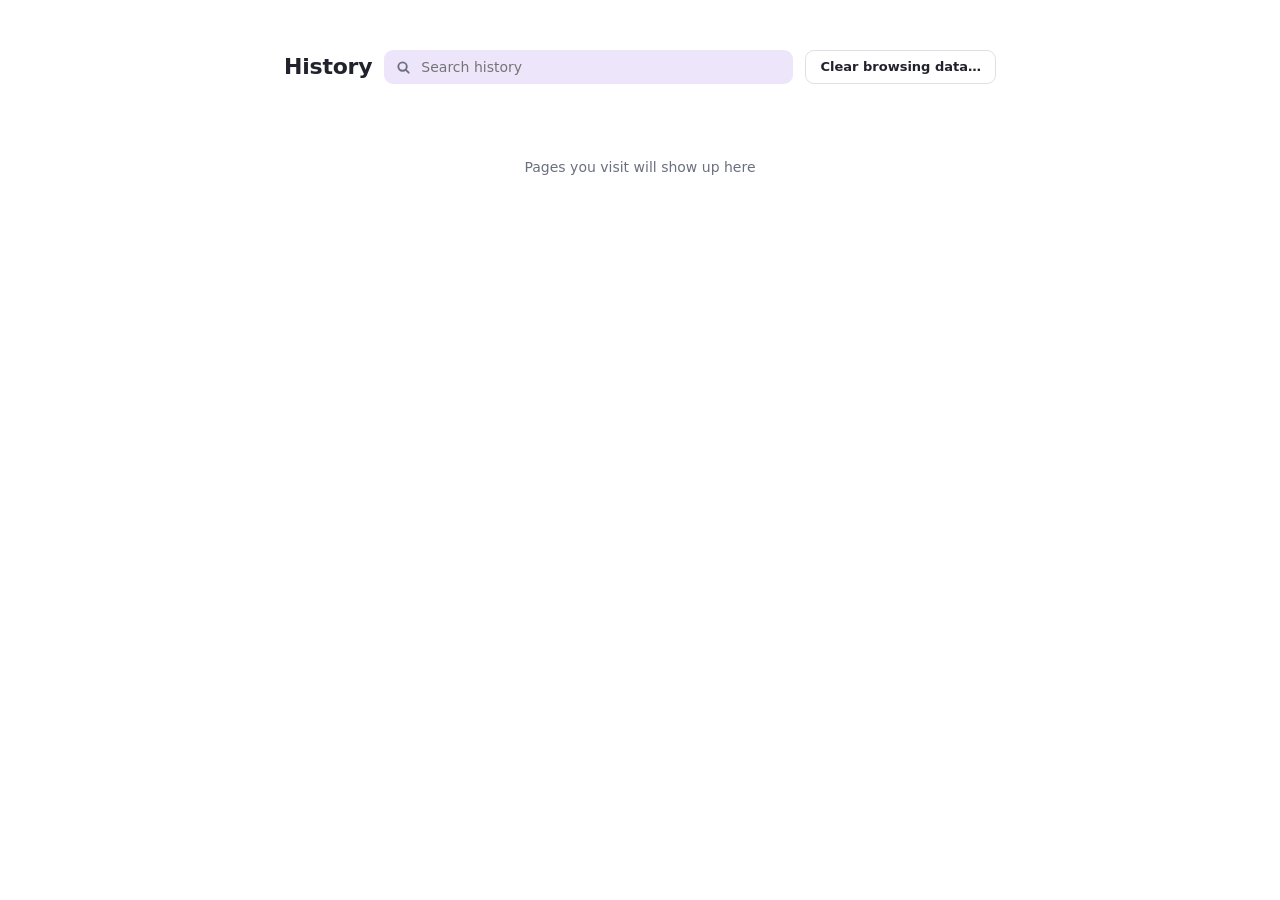
<file: ui/history.html>
<!doctype html>
<html>
  <head>
    <meta charset="utf-8" />
    <meta name="viewport" content="width=device-width, initial-scale=1" />
    <title>History</title>
    <link rel="stylesheet" href="common.css" />
    <style>
      html, body { background: var(--panel); color: var(--panel-fg); height: auto; min-height: 100%; overflow: auto; }
      body { user-select: text; }

      main { max-width: 760px; margin: 0 auto; padding: 36px 24px 64px; }

      header {
        position: sticky;
        top: 0;
        z-index: 1;
        display: flex;
        align-items: center;
        gap: 12px;
        padding: 14px 0;
        background: var(--panel);
      }
      h1 { margin: 0; font-size: 22px; font-weight: 700; letter-spacing: -0.01em; flex: none; }

      .search {
        flex: 1;
        display: flex;
        align-items: center;
        gap: 8px;
        height: 34px;
        padding: 0 12px;
        border-radius: 9px;
        background: var(--panel-select);
      }
      .search svg { width: 15px; height: 15px; stroke: var(--panel-muted); fill: none; stroke-width: 2; stroke-linecap: round; flex: none; }
      .search input {
        flex: 1;
        min-width: 0;
        border: 0;
        outline: none;
        background: none;
        color: inherit;
        font: inherit;
        font-size: 14px;
      }

      .button {
        height: 34px;
        padding: 0 14px;
        border-radius: 9px;
        border: 1px solid var(--line);
        font-weight: 600;
        flex: none;
      }
      .button:hover { background: var(--panel-select); }
      .button.primary { background: var(--accent); border-color: transparent; color: white; }
      .button.primary:hover { filter: brightness(1.08); background: var(--accent); }

      h2 {
        margin: 26px 0 6px;
        padding: 0 10px;
        font-size: 12px;
        font-weight: 600;
        color: var(--panel-muted);
        text-transform: uppercase;
        letter-spacing: 0.04em;
      }

      .visit {
        display: flex;
        align-items: center;
        gap: 12px;
        height: 38px;
        padding: 0 6px 0 10px;
        border-radius: 8px;
        color: inherit;
        text-decoration: none;
      }
      .visit:hover { background: var(--panel-select); }
      .visit time { width: 64px; flex: none; color: var(--panel-muted); font-variant-numeric: tabular-nums; font-size: 12px; }
      .visit .title { flex: 0 1 auto; font-size: 14px; }
      .visit .host { flex: 1 1 0; min-width: 40px; color: var(--panel-muted); }
      .visit .remove {
        width: 26px;
        height: 26px;
        flex: none;
        display: grid;
        place-items: center;
        border-radius: 6px;
        color: var(--panel-muted);
        opacity: 0;
      }
      .visit:hover .remove, .visit .remove:focus-visible { opacity: 1; }
      .visit .remove:hover { background: var(--line); color: var(--panel-fg); }
      .visit .remove svg { width: 12px; height: 12px; stroke: currentColor; stroke-width: 1.8; stroke-linecap: round; }

      .empty { padding: 60px 10px; text-align: center; color: var(--panel-muted); font-size: 14px; }
      #more { height: 1px; }

      dialog {
        width: min(420px, calc(100vw - 32px));
        padding: 22px;
        border: 1px solid var(--line);
        border-radius: 14px;
        background: var(--panel);
        color: var(--panel-fg);
        box-shadow: var(--shadow);
      }
      dialog::backdrop { background: hsl(0 0% 0% / 0.32); }
      dialog h3 { margin: 0 0 16px; font-size: 17px; }
      dialog label { display: flex; align-items: center; gap: 10px; padding: 7px 0; font-size: 14px; }
      dialog label small { display: block; color: var(--panel-muted); font-size: 12px; }
      dialog select {
        margin-left: auto;
        height: 30px;
        padding: 0 8px;
        border-radius: 7px;
        border: 1px solid var(--line);
        background: var(--panel);
        color: inherit;
        font: inherit;
      }
      dialog input[type="checkbox"] { width: 16px; height: 16px; margin: 0; accent-color: var(--accent); flex: none; }
      dialog hr { border: 0; height: 1px; background: var(--line); margin: 10px 0; }
      dialog .actions { display: flex; justify-content: flex-end; gap: 8px; margin-top: 18px; }
    </style>
  </head>
  <body>
    <main>
      <header>
        <h1>History</h1>
        <label class="search">
          <svg viewBox="0 0 16 16"><circle cx="7" cy="7" r="4.5" /><path d="m10.5 10.5 3 3" /></svg>
          <input id="q" type="search" placeholder="Search history" autocomplete="off" spellcheck="false" />
        </label>
        <button class="button" id="open-clear">Clear browsing data…</button>
      </header>
      <div id="list"></div>
      <div id="more"></div>
    </main>

    <dialog id="clear">
      <form method="dialog">
        <h3>Clear browsing data</h3>
        <label>
          Time range
          <select id="range">
            <option value="1">Last hour</option>
            <option value="24">Last 24 hours</option>
            <option value="168">Last 7 days</option>
            <option value="all" selected>All time</option>
          </select>
        </label>
        <hr />
        <label><input type="checkbox" id="c-history" checked /> <span>Browsing history<small>Visited pages and recently closed tabs</small></span></label>
        <label><input type="checkbox" id="c-cookies" /> <span>Cookies and site data<small>Signs you out of most sites (all time)</small></span></label>
        <label><input type="checkbox" id="c-cache" /> <span>Cached images and files<small>Sites may load more slowly next time (all time)</small></span></label>
        <div class="actions">
          <button class="button" value="cancel">Cancel</button>
          <button class="button primary" value="clear" id="confirm-clear">Clear data</button>
        </div>
      </form>
    </dialog>

    <script src="common.js"></script>
    <script src="history.js"></script>
  </body>
</html>
</file>
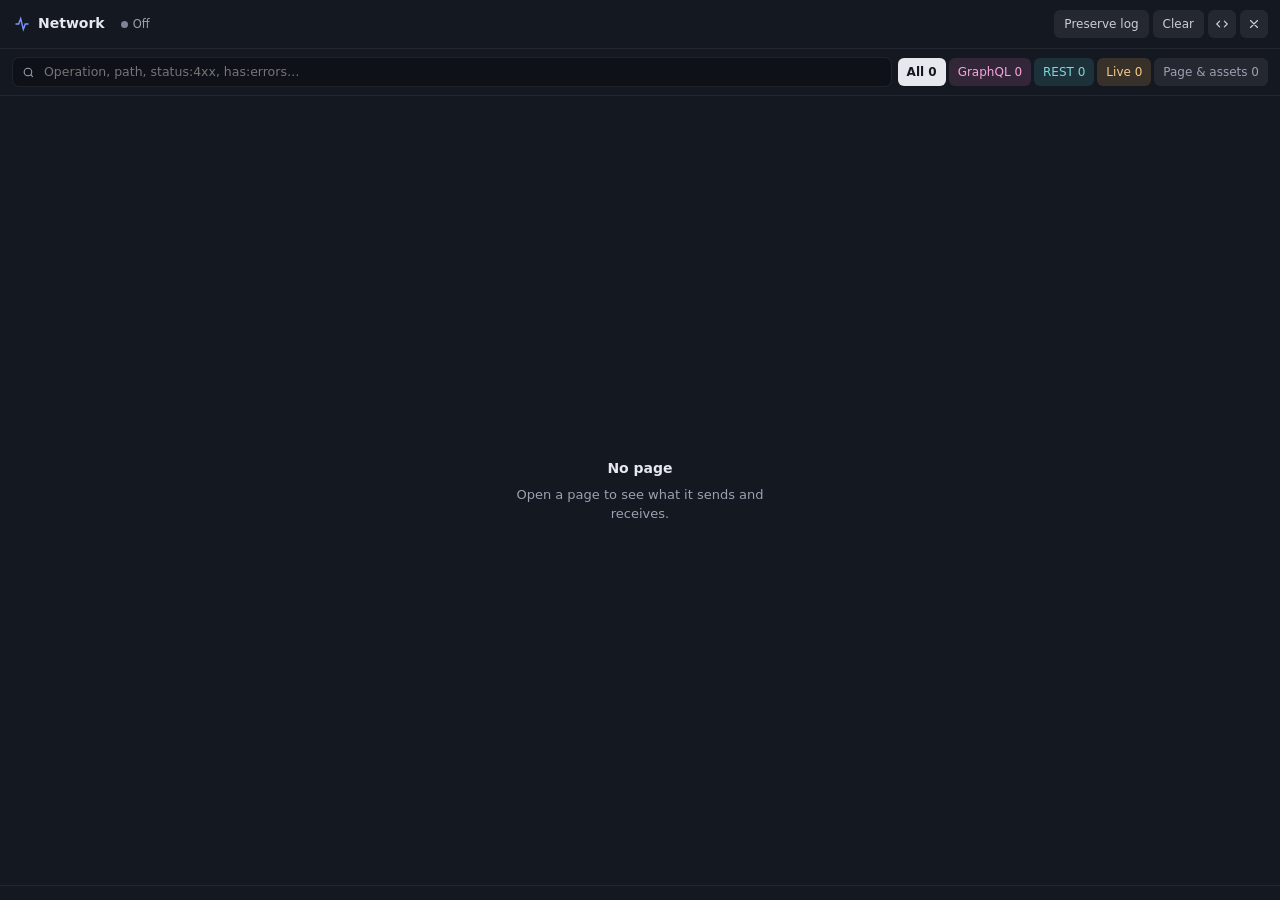
<file: ui/network.html>
<!doctype html>
<html>
  <head>
    <meta charset="utf-8" />
    <title>Network</title>
    <link rel="stylesheet" href="common.css" />
    <style>
      :root {
        --bg: #141821; --bg2: #0e1118; --raise: #1c2130; --line: rgba(255,255,255,.07); --line2: rgba(255,255,255,.045);
        --fg: #e6e8ee; --fg2: #c9ceda; --muted: #9aa1b2; --dim: #7c8496; --accent: #7b93ff; --on-accent: #0e1118;
        --sel: rgba(123,147,255,.13); --hover: rgba(255,255,255,.035); --chip: rgba(255,255,255,.07);
        --gql: #f7a6da; --gql-bg: rgba(242,123,200,.14); --rest: #7ed6da; --rest-bg: rgba(79,195,201,.14);
        --live: #f5c987; --live-bg: rgba(242,179,91,.16); --post: #b5c3ff; --post-bg: rgba(123,147,255,.16);
        --err: #ffb3b3; --err-strong: #ff8a8a; --err-bg: rgba(255,107,107,.15); --ok: #7ee0a2; --ok-bg: rgba(126,224,162,.12);
        --chg-bg: rgba(242,179,91,.13); --str: #9be3b0; --num: #f5c987; --key: #b5c3ff; --punc: #7c8496;
        --bar-gql: #f27bc8; --bar-rest: #4fc3c9; --bar-live: #f2b35b; --bar-asset: #6b7386; --bar-err: #ff7a7a;
        --mono: ui-monospace, "SF Mono", "JetBrains Mono", Menlo, Consolas, monospace;
        color-scheme: dark;
      }
      :root[data-theme="light"] {
        --bg: #ffffff; --bg2: #f4f5f8; --raise: #ffffff; --line: rgba(20,24,40,.10); --line2: rgba(20,24,40,.06);
        --fg: #1b1f2a; --fg2: #3a4152; --muted: #5f6677; --dim: #687083; --accent: #4a6cff; --on-accent: #fff;
        --sel: rgba(74,108,255,.10); --hover: rgba(20,24,40,.035); --chip: rgba(20,24,40,.06);
        --gql: #a8237a; --gql-bg: rgba(229,53,171,.10); --rest: #0f6e74; --rest-bg: rgba(42,155,163,.12);
        --live: #855600; --live-bg: rgba(242,179,91,.22); --post: #3450d6; --post-bg: rgba(74,108,255,.11);
        --err: #b42323; --err-strong: #b42323; --err-bg: rgba(220,50,50,.10); --ok: #1e7b3c; --ok-bg: rgba(30,123,60,.10);
        --chg-bg: rgba(242,179,91,.22); --str: #1e7b3c; --num: #855600; --key: #3450d6; --punc: #687083;
        --bar-asset: #b4bac8;
        color-scheme: light;
      }
      html, body { margin: 0; height: 100%; background: var(--bg); color: var(--fg); font: 13px/1.4 system-ui, -apple-system, "Segoe UI", sans-serif; overflow: hidden; }
      * { box-sizing: border-box; }
      button { font: inherit; color: inherit; background: none; border: 0; padding: 0; cursor: default; }
      input, textarea, select { font: inherit; color: var(--fg); }
      a { color: var(--accent); }
      .mono { font-family: var(--mono); }
      #app { position: absolute; inset: 0; display: flex; flex-direction: column; min-width: 0; }
      #grip { position: absolute; z-index: 5; }
      body.right #grip { left: 0; top: 0; bottom: 0; width: 6px; cursor: col-resize; }
      body.bottom #grip { left: 0; right: 0; top: 0; height: 6px; cursor: row-resize; }

      header { display: flex; align-items: center; gap: 8px; padding: 10px 12px 10px 14px; border-bottom: 1px solid var(--line); min-width: 0; }
      header h1 { margin: 0; font-size: 14px; font-weight: 650; }
      header .tab { color: var(--muted); font-size: 12px; white-space: nowrap; overflow: hidden; text-overflow: ellipsis; min-width: 0; }
      .rec { display: inline-flex; align-items: center; gap: 5px; font-size: 11.5px; color: var(--muted); white-space: nowrap; }
      .rec i { width: 7px; height: 7px; border-radius: 50%; background: var(--dim); }
      .rec.on { color: var(--err-strong); } .rec.on i { background: #ff6b6b; }
      .tools { margin-left: auto; display: flex; gap: 4px; flex: none; }
      .btn { height: 28px; padding: 0 10px; border-radius: 6px; background: var(--chip); color: var(--fg2); font-size: 12px; white-space: nowrap; }
      .btn:hover { color: var(--fg); filter: brightness(1.15); }
      .btn.on { background: var(--sel); color: var(--fg); box-shadow: inset 0 0 0 1px var(--accent); }
      .btn.primary { background: var(--accent); color: var(--on-accent); font-weight: 650; }
      .btn.icon { width: 28px; padding: 0; display: inline-grid; place-items: center; }
      .btn svg { width: 14px; height: 14px; stroke: currentColor; fill: none; stroke-width: 2; stroke-linecap: round; stroke-linejoin: round; }

      .bar { display: flex; flex-wrap: wrap; align-items: center; gap: 6px; padding: 8px 12px; border-bottom: 1px solid var(--line); }
      .search { flex: 1 1 200px; min-width: 140px; display: flex; align-items: center; gap: 7px; height: 30px; padding: 0 9px; border-radius: 7px; background: var(--bg2); border: 1px solid var(--line); }
      .search svg { width: 13px; height: 13px; stroke: var(--muted); fill: none; stroke-width: 2; flex: none; }
      .search input { flex: 1; min-width: 0; border: 0; outline: none; background: transparent; font-size: 12.5px; }
      .kinds { display: flex; gap: 3px; flex-wrap: wrap; }
      .kind { height: 28px; padding: 0 9px; border-radius: 6px; font-size: 12px; white-space: nowrap; background: var(--chip); color: var(--muted); }
      .kind.all.on { background: var(--fg); color: var(--bg); font-weight: 600; }
      .kind.graphql { background: var(--gql-bg); color: var(--gql); } .kind.rest { background: var(--rest-bg); color: var(--rest); }
      .kind.live { background: var(--live-bg); color: var(--live); }
      .kind.graphql.on, .kind.rest.on, .kind.live.on, .kind.asset.on { box-shadow: inset 0 0 0 1.5px currentColor; font-weight: 650; }
      .kind.asset.on { color: var(--fg); }

      #main { flex: 1; min-height: 0; display: flex; position: relative; }
      .pane { min-width: 0; min-height: 0; display: flex; flex-direction: column; }
      .scroll { overflow: auto; min-height: 0; flex: 1; }
      footer { display: flex; flex-wrap: wrap; gap: 14px; padding: 7px 14px; border-top: 1px solid var(--line); font-size: 11.5px; color: var(--muted); }
      footer .bad { color: var(--err); }
      footer .hint { margin-left: auto; }
      @media (max-width: 760px) { footer .hint { display: none; } }

      /* The request list */
      .row { display: grid; grid-template-columns: 78px minmax(0,1fr) 46px 58px 60px 110px; align-items: center; gap: 10px; padding: 0 12px; height: 34px; border-bottom: 1px solid var(--line2); font-size: 12.5px; }
      .narrow .row { grid-template-columns: 74px minmax(0,1fr) 44px 56px; }
      .narrow .row .size, .narrow .row .tl { display: none; }
      .row.head { height: 26px; font-size: 10.5px; letter-spacing: .06em; text-transform: uppercase; color: var(--muted); position: sticky; top: 0; background: var(--bg); z-index: 1; }
      .row.item:hover { background: var(--hover); }
      .row.item.sel { background: var(--sel); box-shadow: inset 3px 0 0 var(--accent); }
      .row.child { padding-left: 34px; color: var(--fg2); }
      .num { text-align: right; color: var(--muted); font-variant-numeric: tabular-nums; white-space: nowrap; }
      .num.bad { color: var(--err-strong); font-weight: 600; }
      .num.ok { color: var(--ok); }
      .what { display: flex; gap: 8px; align-items: baseline; min-width: 0; white-space: nowrap; overflow: hidden; }
      .what b { font-weight: 600; }
      .what .sub { color: var(--muted); font-size: 11.5px; overflow: hidden; text-overflow: ellipsis; }
      .what .path { font-family: var(--mono); font-size: 12px; overflow: hidden; text-overflow: ellipsis; }
      .p { color: var(--rest); } .q { color: var(--muted); }
      .badge { justify-self: start; display: inline-flex; align-items: center; height: 19px; padding: 0 6px; border-radius: 5px; font-size: 10.5px; font-weight: 650; letter-spacing: .02em; white-space: nowrap; }
      .b-gql { background: var(--gql-bg); color: var(--gql); } .b-rest { background: var(--rest-bg); color: var(--rest); }
      .b-post { background: var(--post-bg); color: var(--post); } .b-live { background: var(--live-bg); color: var(--live); }
      .b-err { background: var(--err-bg); color: var(--err); } .b-plain { background: var(--chip); color: var(--fg2); }
      .pill { font-size: 10.5px; font-weight: 600; border-radius: 4px; padding: 1px 6px; white-space: nowrap; }
      .pill.err { background: var(--err-bg); color: var(--err); } .pill.rep { background: var(--chip); color: var(--fg2); }
      .pill.chg { background: var(--chg-bg); color: var(--live); }
      .tl { height: 6px; border-radius: 3px; background: var(--chip); position: relative; overflow: hidden; }
      .tl span { position: absolute; top: 0; height: 6px; border-radius: 3px; min-width: 3px; }
      .more { width: 100%; text-align: left; padding: 10px 14px; color: var(--muted); font-size: 12px; }
      .more:hover { color: var(--fg); }
      .group-head { padding: 9px 14px 3px; font-size: 11.5px; color: var(--muted); }

      /* Compact side list next to a detail */
      .side { flex: 0 0 300px; border-right: 1px solid var(--line); }
      .li { display: flex; flex-direction: column; gap: 2px; padding: 8px 12px; border-bottom: 1px solid var(--line2); }
      .li:hover { background: var(--hover); }
      .li.sel { background: var(--sel); box-shadow: inset 3px 0 0 var(--accent); }
      .li .l1 { display: flex; gap: 7px; align-items: center; min-width: 0; }
      .li .l1 b, .li .l1 .path { overflow: hidden; text-overflow: ellipsis; white-space: nowrap; min-width: 0; }
      .li .l1 .end { margin-left: auto; font-size: 11.5px; color: var(--muted); white-space: nowrap; }
      .li .l2 { font-size: 11.5px; color: var(--muted); padding-left: 2px; white-space: nowrap; overflow: hidden; text-overflow: ellipsis; }

      /* Detail */
      .detail { flex: 1; min-width: 0; }
      .dhead { display: flex; flex-wrap: wrap; align-items: center; gap: 8px 10px; padding: 12px 16px 8px; }
      .dhead h2 { margin: 0; font-size: 17px; font-weight: 650; overflow-wrap: anywhere; min-width: 0; }
      .dhead h2.mono { font-size: 14px; font-weight: 600; }
      .dhead .where { font-family: var(--mono); font-size: 11.5px; color: var(--muted); overflow-wrap: anywhere; }
      .dhead .acts { margin-left: auto; display: flex; gap: 5px; flex-wrap: wrap; position: relative; }
      .back { display: inline-flex; align-items: center; gap: 4px; color: var(--muted); font-size: 12.5px; }
      .back:hover { color: var(--fg); }
      .back svg { width: 14px; height: 14px; stroke: currentColor; fill: none; stroke-width: 2; }
      .strip { display: flex; flex-wrap: wrap; gap: 6px; padding: 0 16px 10px; }
      .chip { font-size: 11.5px; background: var(--chip); color: var(--fg2); border-radius: 6px; padding: 3px 8px; white-space: nowrap; }
      .chip.err { background: var(--err-bg); color: var(--err); font-weight: 600; }
      .chip.ok { background: var(--ok-bg); color: var(--ok); font-weight: 600; }
      button.chip:hover { color: var(--fg); }
      button.chip.on { box-shadow: inset 0 0 0 1px var(--accent); background: var(--sel); color: var(--fg); font-weight: 600; }
      .tabs { display: flex; gap: 2px; padding: 0 12px; border-bottom: 1px solid var(--line); }
      .tabs button { padding: 8px 10px; font-size: 12.5px; color: var(--muted); border-bottom: 2px solid transparent; }
      .tabs button.on { color: var(--fg); font-weight: 600; border-bottom-color: var(--accent); }
      .cols { display: grid; grid-template-columns: repeat(auto-fit, minmax(320px, 1fr)); gap: 1px; background: var(--line); border-bottom: 1px solid var(--line); }
      .cols > div { background: var(--bg); min-width: 0; padding: 4px 0 16px; }
      .sect { padding: 10px 16px 4px; display: flex; flex-wrap: wrap; align-items: center; gap: 8px; font-size: 10.5px; letter-spacing: .06em; text-transform: uppercase; color: var(--muted); }
      .sect .aside { margin-left: auto; text-transform: none; letter-spacing: 0; font-size: 11.5px; }
      .block { padding: 2px 16px 10px; overflow: auto; }
      pre.code { margin: 0; font: 12px/20px var(--mono); white-space: pre; tab-size: 2; }
      .kw { color: var(--gql); } .op { color: var(--fg); font-weight: 650; } .var { color: var(--num); } .ty { color: var(--rest); }
      .fld { color: var(--fg2); } .str { color: var(--str); } .pun { color: var(--punc); } .com { color: var(--dim); font-style: italic; }
      .errf { color: var(--err); text-decoration: underline wavy var(--err-strong); text-underline-offset: 4px; }
      .kv { display: grid; grid-template-columns: minmax(90px, max-content) minmax(0, 1fr); gap: 3px 14px; font: 12px/1.6 var(--mono); }
      .kv .k { color: var(--key); white-space: nowrap; }
      .kv .v { overflow-wrap: anywhere; color: var(--fg); }
      .kv .v.dim { color: var(--muted); }
      .note { font-size: 11.5px; color: var(--muted); padding: 0 16px 8px; }
      .empty { margin: auto; text-align: center; color: var(--muted); max-width: 340px; padding: 24px; line-height: 1.5; }
      .empty b { display: block; color: var(--fg); font-size: 14px; margin-bottom: 6px; }
      .empty .btn { margin-top: 12px; }

      .errcard { margin: 6px 16px 10px; border: 1px solid color-mix(in srgb, var(--err-strong) 40%, transparent); background: var(--err-bg); border-radius: 9px; padding: 10px 12px; display: flex; flex-direction: column; gap: 6px; }
      .errcard .t { display: flex; gap: 8px; align-items: baseline; flex-wrap: wrap; }
      .errcard .t b { font-size: 13px; overflow-wrap: anywhere; }
      .errcard .code { margin-left: auto; font: 10.5px var(--mono); color: var(--err); background: var(--err-bg); border-radius: 4px; padding: 2px 6px; }
      .errcard .path { font: 11.5px var(--mono); color: var(--fg2); }
      .warn { margin: 6px 16px 10px; border: 1px solid color-mix(in srgb, var(--live) 40%, transparent); background: var(--live-bg); border-radius: 9px; padding: 10px 12px; font-size: 12.5px; display: flex; gap: 10px; align-items: center; flex-wrap: wrap; }
      .warn span { flex: 1 1 200px; }

      /* JSON tree */
      .tree { font: 12px/20px var(--mono); }
      .tree details > summary { list-style: none; cursor: default; white-space: nowrap; }
      .tree details > summary::-webkit-details-marker { display: none; }
      .tree details > summary::before { content: "▸"; display: inline-block; width: 12px; color: var(--punc); }
      .tree details[open] > summary::before { content: "▾"; }
      .tree .kids { padding-left: 16px; border-left: 1px solid var(--line2); margin-left: 4px; }
      .tree .leaf { white-space: nowrap; padding-left: 12px; }
      .tree .k { color: var(--key); }
      .tree .s { color: var(--str); } .tree .n { color: var(--num); } .tree .b { color: var(--gql); } .tree .z { color: var(--err); }
      .tree .meta { color: var(--dim); font-size: 11px; margin-left: 6px; }
      .tree .v { cursor: copy; border-radius: 3px; }
      .tree .v:hover { background: var(--chip); }
      .tree .chg { background: var(--chg-bg); border-radius: 4px; }
      .tree .add { background: var(--ok-bg); border-radius: 4px; }
      .tree .del { background: var(--err-bg); border-radius: 4px; text-decoration: line-through; opacity: .8; }
      .tree .old { color: var(--dim); text-decoration: line-through; margin-right: 6px; }
      .tree .tag { color: var(--live); font-size: 10.5px; margin-left: 8px; }
      .tree .trunc { white-space: normal; overflow-wrap: anywhere; }

      .rt { display: grid; grid-template-columns: minmax(110px, max-content) minmax(0,1fr) 56px; gap: 6px 10px; align-items: center; padding: 4px 16px 10px; font-size: 11.5px; }
      .rt .n { font-family: var(--mono); color: var(--fg2); white-space: nowrap; overflow: hidden; text-overflow: ellipsis; }
      .rt .bar { height: 8px; padding: 0; border: 0; border-radius: 4px; background: var(--chip); position: relative; display: block; }
      .rt .bar span { position: absolute; top: 0; height: 8px; border-radius: 4px; background: var(--bar-gql); min-width: 2px; }
      .rt .d { text-align: right; color: var(--muted); }
      .seg { display: inline-flex; gap: 2px; background: var(--chip); border-radius: 6px; padding: 2px; }
      .seg button { height: 22px; padding: 0 8px; border-radius: 5px; font-size: 11.5px; color: var(--muted); }
      .seg button.on { background: var(--raise); color: var(--fg); box-shadow: 0 0 0 1px var(--line); }
      .filterbox { margin: 2px 16px 8px; display: flex; align-items: center; gap: 7px; height: 28px; padding: 0 9px; border-radius: 7px; background: var(--bg2); border: 1px solid var(--line); }
      .filterbox input { flex: 1; min-width: 0; border: 0; outline: none; background: transparent; font: 11.5px var(--mono); }
      .menu { position: absolute; right: 0; top: 32px; z-index: 10; background: var(--raise); border: 1px solid var(--line); border-radius: 9px; box-shadow: 0 12px 30px rgba(0,0,0,.35); padding: 4px; display: flex; flex-direction: column; min-width: 180px; }
      .menu button { text-align: left; padding: 7px 10px; border-radius: 6px; font-size: 12.5px; }
      .menu button:hover { background: var(--sel); }
      .toast { position: absolute; left: 50%; bottom: 46px; transform: translateX(-50%); background: var(--fg); color: var(--bg); border-radius: 8px; padding: 6px 12px; font-size: 12px; z-index: 20; pointer-events: none; }
      .jwt { margin: 4px 0 8px; padding: 8px 10px; border-radius: 8px; background: var(--bg2); }

      /* Timing */
      .timing { display: grid; grid-template-columns: 110px minmax(0,1fr) 64px; gap: 8px 10px; align-items: center; padding: 8px 16px; font-size: 12px; }
      .timing .bar { height: 10px; padding: 0; border: 0; border-radius: 3px; background: var(--chip); position: relative; display: block; }
      .timing .bar span { position: absolute; top: 0; height: 10px; border-radius: 3px; min-width: 2px; }

      /* WebSockets */
      .conns { flex: 0 0 250px; border-right: 1px solid var(--line); }
      .conn { display: flex; flex-direction: column; gap: 3px; padding: 9px 12px; border-bottom: 1px solid var(--line2); }
      .conn:hover { background: var(--hover); }
      .conn.sel { background: var(--sel); box-shadow: inset 3px 0 0 var(--accent); }
      .conn .l1 { display: flex; align-items: center; gap: 7px; }
      .conn .l1 b { font-weight: 600; }
      .conn .l1 .end { margin-left: auto; font-size: 11.5px; color: var(--muted); }
      .conn .u { font: 11px var(--mono); color: var(--muted); overflow: hidden; text-overflow: ellipsis; white-space: nowrap; }
      .conn .c { font-size: 11.5px; color: var(--fg2); display: flex; gap: 10px; }
      .dot { width: 7px; height: 7px; border-radius: 50%; background: var(--ok); flex: none; }
      .dot.off { background: var(--dim); } .dot.bad { background: var(--err-strong); }
      .msgs { flex: 1 1 380px; border-right: 1px solid var(--line); }
      .msg { display: grid; grid-template-columns: 16px 62px minmax(60px, max-content) minmax(0,1fr) 48px; gap: 9px; align-items: center; height: 30px; padding: 0 12px; border-bottom: 1px solid var(--line2); font-size: 12px; width: 100%; text-align: left; }
      .msg:hover { background: var(--hover); }
      .msg.sel { background: var(--sel); box-shadow: inset 3px 0 0 var(--accent); }
      .msg.hb { color: var(--muted); background: var(--hover); }
      .msg .t { font: 11px var(--mono); color: var(--muted); white-space: nowrap; }
      .msg .pv { white-space: nowrap; overflow: hidden; text-overflow: ellipsis; min-width: 0; }
      .msg .pv .mono { font-size: 11.5px; color: var(--muted); }
      .up { color: var(--post); } .down { color: var(--ok); }
      .msgdetail { flex: 1 1 340px; }
      .connchips { display: flex; gap: 6px; padding: 8px 12px; border-bottom: 1px solid var(--line); overflow-x: auto; }
      .stack { flex-direction: column; }
      .stack .conns, .stack .msgs { flex: none; border-right: 0; border-bottom: 1px solid var(--line); }
      .stack .msgs { height: 50%; }

      /* Edit & replay */
      .editor { position: relative; margin: 2px 16px 8px; border-radius: 8px; background: var(--bg2); border: 1px solid var(--line); }
      .editor pre, .editor textarea { margin: 0; padding: 10px 12px; font: 12px/20px var(--mono); white-space: pre; tab-size: 2; overflow: auto; }
      .editor pre { position: absolute; inset: 0; pointer-events: none; }
      .editor textarea { position: relative; display: block; width: 100%; min-height: 120px; resize: vertical; border: 0; outline: none; background: transparent; color: transparent; caret-color: var(--fg); }
      .editor textarea.plain { color: var(--fg); }
      .editor:focus-within { border-color: var(--accent); }
      .bad-input { color: var(--err); font-size: 11.5px; padding: 0 16px 6px; }
      .urlrow { display: flex; gap: 6px; padding: 2px 16px 8px; }
      .urlrow select, .urlrow input { height: 30px; border-radius: 7px; background: var(--bg2); border: 1px solid var(--line); padding: 0 8px; font: 12px var(--mono); }
      .urlrow input { flex: 1; min-width: 0; }
      .sbs { display: grid; grid-template-columns: repeat(auto-fit, minmax(240px, 1fr)); gap: 10px; padding: 4px 16px 12px; }
      .sbs > div { background: var(--bg2); border-radius: 9px; padding: 10px 12px; min-width: 0; overflow: auto; }
      .sbs .cap { font-size: 11.5px; color: var(--muted); margin-bottom: 4px; }
      .hist { display: grid; grid-template-columns: 34px minmax(0,1fr) auto 60px; gap: 10px; align-items: center; padding: 6px 10px; border-radius: 6px; font-size: 12px; width: 100%; text-align: left; }
      .hist:hover { background: var(--hover); }
      .hist.on { background: var(--sel); }
      .spin { display: inline-block; width: 12px; height: 12px; border: 2px solid var(--line); border-top-color: var(--accent); border-radius: 50%; animation: spin .8s linear infinite; vertical-align: -2px; }
      @keyframes spin { to { transform: rotate(360deg); } }
      .block, .tree, .kv, pre, .errcard, .dhead h2, .where { user-select: text; }
      :focus-visible { outline: 2px solid var(--accent); outline-offset: -2px; }
    </style>
  </head>
  <body class="right">
    <div id="grip" aria-hidden="true"></div>
    <div id="app">
      <header>
        <svg width="16" height="16" viewBox="0 0 24 24" fill="none" stroke="var(--accent)" stroke-width="2.2" stroke-linecap="round" aria-hidden="true"><path d="M3 12h4l3-8 4 16 3-8h4"/></svg>
        <h1>Network</h1>
        <span class="tab" id="tab"></span>
        <span class="rec" id="rec"><i></i><span>Off</span></span>
        <div class="tools">
          <button class="btn" id="preserve" title="Keep requests when the page navigates">Preserve log</button>
          <button class="btn" id="clear">Clear</button>
          <button class="btn icon" id="devtools" title="Developer Tools" aria-label="Developer Tools"><svg viewBox="0 0 24 24"><path d="M8 7l-5 5 5 5M16 7l5 5-5 5"/></svg></button>
          <button class="btn icon" id="close" title="Close Network" aria-label="Close Network"><svg viewBox="0 0 24 24"><path d="M6 6l12 12M18 6L6 18"/></svg></button>
        </div>
      </header>
      <div class="bar">
        <label class="search">
          <svg viewBox="0 0 24 24" aria-hidden="true"><circle cx="11" cy="11" r="7"/><path d="M20 20l-4-4"/></svg>
          <input id="q" aria-label="Filter requests" placeholder="Operation, path, status:4xx, has:errors…" spellcheck="false" />
        </label>
        <div class="kinds" role="group" aria-label="Kind" id="kinds"></div>
      </div>
      <div id="main"></div>
      <footer id="foot"></footer>
    </div>
    <script src="common.js"></script>
    <script src="network.js"></script>
  </body>
</html>
</file>
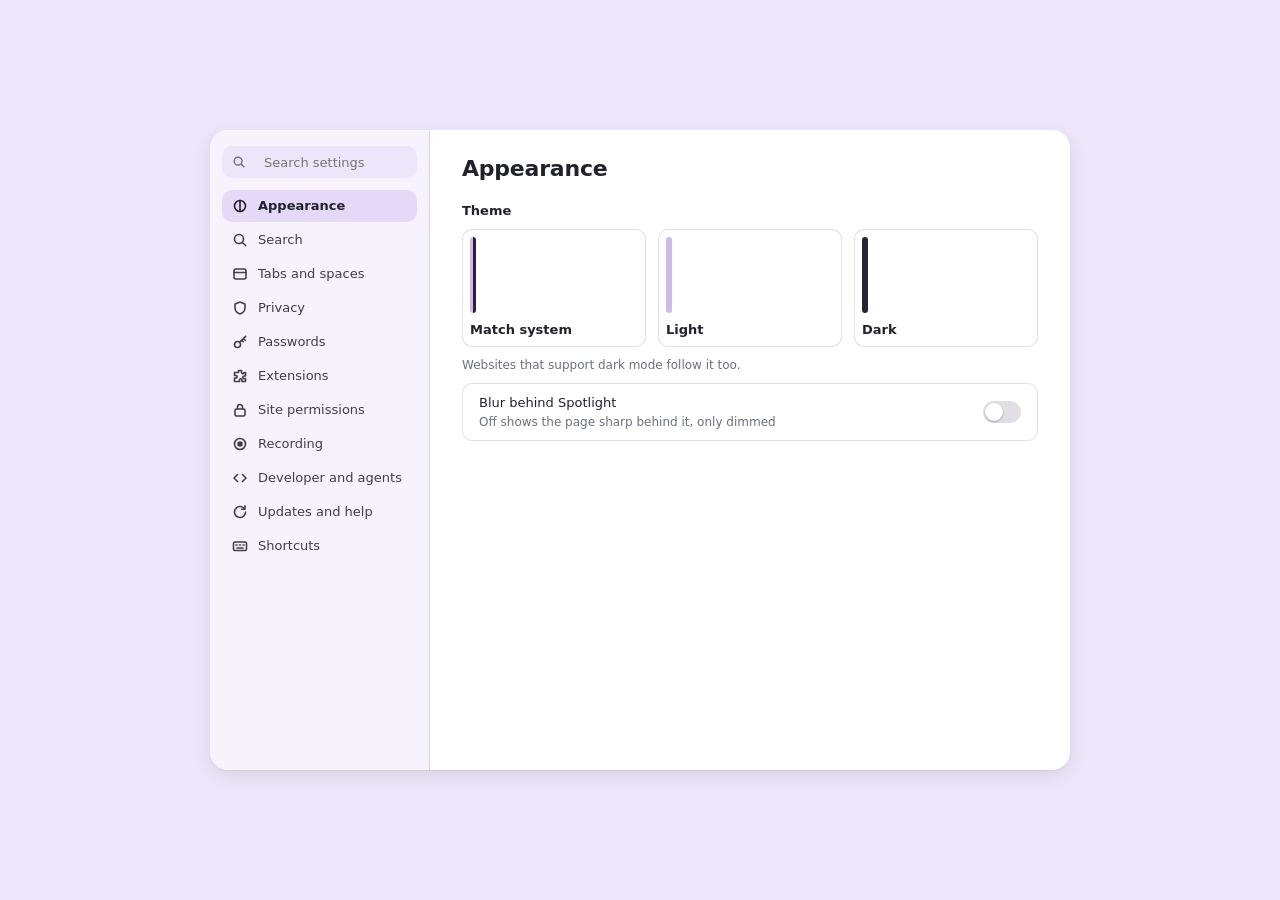
<file: ui/settings.html>
<!doctype html>
<html>
  <head>
    <meta charset="utf-8" />
    <meta name="viewport" content="width=device-width, initial-scale=1" />
    <title>Settings</title>
    <link rel="stylesheet" href="common.css" />
    <style>
      /* Shared tokens: radii 6 (controls), 10 (rows, cards), 18 (panels). */
      html, body { background: var(--panel); color: var(--panel-fg); height: 100%; overflow: hidden; }
      /* Opened as a page (not the panel over the browser): centre the panel. */
      body:not(.panel) { display: grid; place-items: center; padding: 24px; background: var(--panel-select); }
      body:not(.panel) #settings { width: min(860px, 100%); height: min(640px, 100%); border-radius: 18px; box-shadow: var(--shadow); }

      #settings { display: flex; height: 100%; background: var(--panel); overflow: hidden; }

      nav {
        width: 220px;
        flex: none;
        display: flex;
        flex-direction: column;
        gap: 2px;
        padding: 16px 12px 14px;
        border-right: 1px solid var(--line);
        background: var(--panel-select);
        background: color-mix(in srgb, var(--panel-select) 45%, transparent);
      }
      #find {
        display: flex;
        align-items: center;
        gap: 8px;
        height: 32px;
        margin-bottom: 10px;
        padding: 0 10px;
        border-radius: 10px;
        background: var(--panel-select);
        color: var(--panel-muted);
      }
      #find svg { width: 14px; height: 14px; flex: none; fill: none; stroke: currentColor; stroke-width: 1.6; stroke-linecap: round; }
      #find input { flex: 1; min-width: 0; height: 100%; border: 0; outline: none; background: none; color: var(--panel-fg); font: inherit; user-select: text; }
      nav a {
        display: flex;
        align-items: center;
        gap: 10px;
        height: 32px;
        padding: 0 10px;
        border-radius: 10px;
        color: var(--panel-fg);
        text-decoration: none;
        opacity: 0.86;
      }
      nav a svg { width: 16px; height: 16px; flex: none; fill: none; stroke: currentColor; stroke-width: 1.6; stroke-linecap: round; stroke-linejoin: round; }
      nav a:hover { background: var(--panel-select); opacity: 1; }
      nav a.on { background: hsl(var(--hue) 70% 55% / 0.14); font-weight: 600; opacity: 1; }
      nav a.dim { opacity: 0.35; }
      body.searching nav a.on { background: none; font-weight: inherit; }
      nav .grow { flex: 1; }
      #nav-version { padding: 0 10px; font-size: 11px; color: var(--panel-muted); }

      #content { flex: 1; min-width: 0; overflow: auto; padding: 24px 32px 40px; }
      header { display: flex; align-items: center; justify-content: space-between; gap: 12px; margin-bottom: 18px; }
      h1 { margin: 0; font-size: 22px; font-weight: 700; letter-spacing: -0.01em; }
      .esc {
        height: 22px;
        padding: 0 7px;
        border-radius: 6px;
        background: var(--panel-select);
        color: var(--panel-muted);
        font-size: 12px;
        font-weight: 600;
        display: grid;
        place-items: center;
      }
      body:not(.panel) .esc { display: none; }

      section { display: none; flex-direction: column; gap: 10px; margin-bottom: 26px; }
      section.on, body.searching section.match { display: flex; }
      section h2 { display: none; margin: 0; font-size: 11px; font-weight: 700; letter-spacing: 0.06em; text-transform: uppercase; color: var(--panel-muted); }
      body.searching section h2 { display: block; }
      body.searching section.on:not(.match) { display: none; }
      #no-match { display: none; color: var(--panel-muted); }
      body.searching.nothing #no-match { display: block; }

      .sub { font-size: 13px; font-weight: 600; }
      .note { font-size: 12px; color: var(--panel-muted); }

      .card { border: 1px solid var(--line); border-radius: 10px; overflow: hidden; }
      .row { display: flex; align-items: center; gap: 16px; min-height: 56px; padding: 10px 16px; }
      .row + .row { border-top: 1px solid var(--line); }
      .row[hidden] { display: none; }
      .row .label { flex: 1; min-width: 0; font-size: 13px; }
      .row .label small { display: block; margin-top: 2px; color: var(--panel-muted); font-size: 12px; }
      .row .value { flex: none; display: flex; align-items: center; gap: 8px; }

      /* Theme previews: the sidebar colour, and a page inside it. */
      .themes { display: grid; grid-template-columns: repeat(3, minmax(0, 1fr)); gap: 12px; }
      .themes button {
        display: flex;
        flex-direction: column;
        gap: 8px;
        padding: 8px;
        border-radius: 10px;
        box-shadow: inset 0 0 0 1px var(--line);
        text-align: left;
        font-weight: 600;
      }
      .themes button.on { box-shadow: inset 0 0 0 2px var(--accent); }
      .themes .preview { display: flex; height: 76px; border-radius: 6px; overflow: hidden; }
      .themes .preview::before { content: ""; width: 30%; }
      .themes .preview::after { content: ""; flex: 1; margin: 6px 6px 6px 0; border-radius: 4px; }
      .light .preview { background: hsl(var(--hue) 45% 82%); }
      .light .preview::after { background: #fff; }
      .dark .preview { background: hsl(var(--hue) 20% 17%); }
      .dark .preview::after { background: hsl(var(--hue) 10% 9%); }
      .system .preview { background: linear-gradient(90deg, hsl(var(--hue) 45% 82%) 50%, hsl(var(--hue) 20% 17%) 50%); }
      .system .preview::after { background: linear-gradient(90deg, #fff 38%, hsl(var(--hue) 10% 9%) 38%); }

      /* One segmented control, used everywhere. */
      .segmented { display: flex; padding: 2px; border-radius: 8px; background: var(--panel-select); }
      .segmented button { height: 26px; padding: 0 12px; border-radius: 6px; font-size: 12px; font-weight: 600; color: var(--panel-muted); }
      .segmented button.on { background: var(--panel); color: var(--panel-fg); box-shadow: var(--shadow); }

      select, input[type="text"] {
        height: 30px;
        padding: 0 10px;
        border-radius: 6px;
        border: 0;
        background: var(--panel-select);
        color: inherit;
        font: inherit;
      }
      #custom-search { width: 100%; user-select: text; }
      input[type="text"]:focus, select:focus { outline: 2px solid var(--accent); outline-offset: -1px; }

      .switch { position: relative; width: 38px; height: 22px; flex: none; border-radius: 11px; background: var(--line); transition: background 0.15s; }
      .switch::after {
        content: "";
        position: absolute;
        top: 2px;
        left: 2px;
        width: 18px;
        height: 18px;
        border-radius: 50%;
        background: white;
        box-shadow: 0 1px 2px hsl(0 0% 0% / 0.3);
        transition: transform 0.15s;
      }
      .switch[aria-checked="true"] { background: var(--accent); }
      .switch[aria-checked="true"]::after { transform: translateX(16px); }

      /* Filled buttons, no outlines. */
      .button { height: 30px; padding: 0 14px; border-radius: 6px; background: var(--panel-select); font-size: 13px; font-weight: 600; }
      .button:hover { background: color-mix(in srgb, var(--panel-fg) 12%, transparent); }
      .button.danger { color: hsl(0 70% 50%); background: hsl(0 70% 50% / 0.1); }
      .button.danger:hover { background: hsl(0 70% 50% / 0.16); }

      .empty { padding: 16px; color: var(--panel-muted); }
      .sub-card { margin-top: 18px; }
      .pw-search { width: 100%; height: 34px; margin: 18px 0 10px; padding: 0 12px; border-radius: 8px; border: 1px solid var(--line); background: transparent; color: inherit; font: inherit; }
      .login .site { display: flex; align-items: center; gap: 10px; }
      .login .site .icon { flex: none; border-radius: 4px; }
      .login .secret { font-family: ui-monospace, "SF Mono", Menlo, monospace; font-size: 12px; color: var(--panel-fg); user-select: all; }
      .icon-btn { width: 30px; height: 30px; padding: 0; display: grid; place-items: center; }
      .icon-btn svg { width: 14px; height: 14px; stroke: currentColor; fill: none; stroke-width: 1.6; stroke-linecap: round; stroke-linejoin: round; }
      .copied { color: hsl(140 50% 40%); font-size: 12px; font-weight: 600; }
      .warn { color: hsl(20 80% 45%); font-size: 12.5px; margin-top: 10px; }
      .button.primary { background: var(--panel-fg); color: var(--panel); }
      .button.primary:hover { opacity: 0.88; background: var(--panel-fg); }
      .restart { border-color: hsl(var(--hue) 70% 55% / 0.5); background: hsl(var(--hue) 70% 55% / 0.07); }
      .ext-actions { display: flex; gap: 8px; }
      .ext { align-items: flex-start; }
      .ext .ext-icon { width: 28px; height: 28px; flex: none; border-radius: 6px; object-fit: contain; margin-top: 2px; }
      .ext .ext-icon.none { background: var(--panel-select); }
      .ext.off .ext-icon { filter: grayscale(1); opacity: 0.55; }
      .ext .label b { font-weight: 600; }
      .ext .version { color: var(--panel-muted); font-size: 12px; margin-left: 6px; }
      .ext .desc { display: -webkit-box; -webkit-line-clamp: 2; -webkit-box-orient: vertical; overflow: hidden; }
      .ext .status { color: hsl(var(--hue) 60% 42%); }
      .ext .error { color: hsl(0 65% 50%); }
      .ext details { margin-top: 6px; font-size: 12px; color: var(--panel-muted); }
      .ext details summary { cursor: default; width: max-content; }
      .ext details ul { margin: 4px 0 0; padding-left: 16px; }
      .ext .value { padding-top: 2px; }
      .icon-btn.on { color: hsl(var(--hue) 70% 50%); }
      kbd {
        display: inline-block;
        min-width: 22px;
        padding: 2px 6px;
        border-radius: 6px;
        background: var(--panel-select);
        font-family: inherit;
        font-size: 12px;
        line-height: 1.3;
        text-align: center;
        color: var(--panel-muted);
      }
      .about { margin: 4px 0 0; color: var(--panel-muted); font-size: 12px; user-select: text; }

      @media (max-width: 620px) {
        nav { width: 64px; padding: 12px 8px; }
        nav a { justify-content: center; padding: 0; }
        nav a span, #find, #nav-version { display: none; }
        #content { padding: 20px; }
      }
    </style>
  </head>
  <body>
    <div id="settings" role="dialog" aria-label="Settings">
      <nav aria-label="Settings sections">
        <label id="find">
          <svg viewBox="0 0 16 16" aria-hidden="true"><circle cx="7" cy="7" r="4.5" /><path d="m10.5 10.5 3 3" /></svg>
          <input id="find-input" type="text" placeholder="Search settings" aria-label="Search settings" spellcheck="false" autocomplete="off" />
        </label>
        <a href="#appearance-section"><svg viewBox="0 0 16 16" aria-hidden="true"><circle cx="8" cy="8" r="5.5" /><path d="M8 2.5v11" /></svg><span>Appearance</span></a>
        <a href="#search-section"><svg viewBox="0 0 16 16" aria-hidden="true"><circle cx="7" cy="7" r="4.5" /><path d="m10.5 10.5 3 3" /></svg><span>Search</span></a>
        <a href="#tabs-section"><svg viewBox="0 0 16 16" aria-hidden="true"><rect x="2" y="3" width="12" height="10" rx="2" /><path d="M2 6.5h12" /></svg><span>Tabs and spaces</span></a>
        <a href="#privacy-section"><svg viewBox="0 0 16 16" aria-hidden="true"><path d="M8 2 3 4v4c0 3 2.2 5 5 6 2.8-1 5-3 5-6V4z" /></svg><span>Privacy</span></a>
        <a href="#passwords-section"><svg viewBox="0 0 16 16" aria-hidden="true"><circle cx="5.5" cy="10.5" r="3" /><path d="m7.6 8.4 6-6M11.5 4.5l1.8 1.8M9.8 6.2l1.4 1.4" /></svg><span>Passwords</span></a>
        <a href="#extensions-section"><svg viewBox="0 0 16 16" aria-hidden="true"><path d="M6.5 2.5h3v2a1.25 1.25 0 0 0 2.5 0v0h1.5v3.5h-1.5a1.25 1.25 0 0 0 0 2.5h1.5v3h-3.5v-1.5a1.25 1.25 0 0 0-2.5 0v1.5H2.5v-3.5h1.5a1.25 1.25 0 0 0 0-2.5H2.5V4.5h4z" /></svg><span>Extensions</span></a>
        <a href="#permissions-section"><svg viewBox="0 0 16 16" aria-hidden="true"><rect x="3" y="7" width="10" height="7" rx="1.5" /><path d="M5.5 7V5a2.5 2.5 0 0 1 5 0v2" /></svg><span>Site permissions</span></a>
        <a href="#recording-section"><svg viewBox="0 0 16 16" aria-hidden="true"><circle cx="8" cy="8" r="5.5" /><circle cx="8" cy="8" r="2" fill="currentColor" /></svg><span>Recording</span></a>
        <a href="#developer-section"><svg viewBox="0 0 16 16" aria-hidden="true"><path d="m5.5 4.5-3.5 3.5 3.5 3.5M10.5 4.5l3.5 3.5-3.5 3.5" /></svg><span>Developer and agents</span></a>
        <a href="#updates-section"><svg viewBox="0 0 16 16" aria-hidden="true"><path d="M13.5 8A5.5 5.5 0 1 1 11.8 4" /><path d="M13 1.8v3.4H9.6" /></svg><span>Updates and help</span></a>
        <a href="#shortcuts-section"><svg viewBox="0 0 16 16" aria-hidden="true"><rect x="1.5" y="4" width="13" height="8.5" rx="1.5" /><path d="M4 7h1M7.5 7h1M11 7h1M5 10h6" /></svg><span>Shortcuts</span></a>
        <div class="grow"></div>
        <div id="nav-version"></div>
      </nav>

      <div id="content">
        <header>
          <h1 id="title">Appearance</h1>
          <span class="esc" title="Close">esc</span>
        </header>

        <section id="appearance-section" data-title="Appearance">
          <h2>Appearance</h2>
          <div class="sub">Theme</div>
          <div class="themes" id="appearance" role="radiogroup" aria-label="Theme">
            <button class="system" data-value="system" role="radio"><span class="preview"></span>Match system</button>
            <button class="light" data-value="light" role="radio"><span class="preview"></span>Light</button>
            <button class="dark" data-value="dark" role="radio"><span class="preview"></span>Dark</button>
          </div>
          <div class="note">Websites that support dark mode follow it too.</div>
          <div class="card">
            <div class="row">
              <div class="label">Blur behind Spotlight<small>Off shows the page sharp behind it, only dimmed</small></div>
              <div class="value"><button class="switch" id="spotlight-blur" role="switch" aria-label="Blur behind Spotlight"></button></div>
            </div>
          </div>
        </section>

        <section id="search-section" data-title="Search">
          <h2>Search</h2>
          <div class="card">
            <div class="row">
              <div class="label">Search engine<small>Used for searches from the address bar and Spotlight</small></div>
              <div class="value">
                <select id="search">
                  <option value="https://www.google.com/search?q=%s">Google</option>
                  <option value="https://duckduckgo.com/?q=%s">DuckDuckGo</option>
                  <option value="https://www.bing.com/search?q=%s">Bing</option>
                  <option value="https://search.brave.com/search?q=%s">Brave Search</option>
                  <option value="https://kagi.com/search?q=%s">Kagi</option>
                  <option value="https://www.ecosia.org/search?q=%s">Ecosia</option>
                  <option value="custom">Custom…</option>
                </select>
              </div>
            </div>
            <div class="row" id="custom-search-row" hidden>
              <div class="label">
                <input type="text" id="custom-search" placeholder="https://example.com/search?q=%s" spellcheck="false" />
                <small>Use %s where the search terms go</small>
              </div>
            </div>
          </div>
        </section>

        <section id="tabs-section" data-title="Tabs and spaces">
          <h2>Tabs and spaces</h2>
          <div class="card">
            <div class="row">
              <div class="label">Archive unpinned tabs after<small>Like Arc, idle tabs tidy themselves away. Find them again in Recently Closed.</small></div>
              <div class="value">
                <select id="archive">
                  <option value="12">12 hours</option>
                  <option value="24">1 day</option>
                  <option value="168">7 days</option>
                  <option value="720">30 days</option>
                  <option value="0">Never</option>
                </select>
              </div>
            </div>
          </div>
        </section>

        <section id="privacy-section" data-title="Privacy">
          <h2>Privacy</h2>
          <div class="card">
            <div class="row">
              <div class="label">Browsing history<small>Everything you visited, searchable</small></div>
              <div class="value"><button class="button" id="history">Show History</button></div>
            </div>
            <div class="row">
              <div class="label">Clear browsing data<small>History, cookies and cached files</small></div>
              <div class="value"><button class="button danger" id="clear">Clear…</button></div>
            </div>
            <div class="row">
              <div class="label">Fap mode<small>A private space: nothing is saved, and screen capture can't see it</small></div>
              <div class="value"><kbd id="fap-key"></kbd></div>
            </div>
          </div>
        </section>

        <section id="passwords-section" data-title="Passwords">
          <h2>Passwords</h2>
          <div class="card">
            <div class="row">
              <div class="label">Use Circle's password manager<small>Suggest saved passwords on sign-in forms. Turn off if you use 1Password, Bitwarden or another manager.</small></div>
              <div class="value"><button class="switch" id="passwords-enabled" role="switch" aria-label="Use Circle's password manager"></button></div>
            </div>
            <div class="row">
              <div class="label">Offer to save passwords<small>After you sign in, Circle asks whether to save the password</small></div>
              <div class="value"><button class="switch" id="passwords-offer" role="switch" aria-label="Offer to save passwords"></button></div>
            </div>
          </div>
          <p class="warn" id="passwords-error" hidden></p>
          <input class="pw-search" id="pw-search" type="search" placeholder="Search saved passwords" aria-label="Search saved passwords" spellcheck="false" autocomplete="off" />
          <div class="card" id="logins"></div>
          <div class="note">Passwords are encrypted on this computer, with a key kept in the system's keychain. Showing or copying one asks for Touch ID or Windows Hello. They're never offered in fap mode.</div>
          <div class="card sub-card" id="never" hidden></div>
        </section>

        <section id="extensions-section" data-title="Extensions">
          <h2>Extensions</h2>
          <div class="card restart" id="ext-restart" hidden>
            <div class="row">
              <div class="label">Restart to finish<small>Turned-off and updated extensions change when Circle starts again. Your tabs come back.</small></div>
              <div class="value"><button class="button primary" id="ext-restart-now">Restart now</button></div>
            </div>
          </div>
          <div class="ext-actions">
            <button class="button" id="ext-store">Get extensions</button>
            <button class="button" id="ext-unpacked" title="Load an extension from a folder (for developers)">Load unpacked…</button>
          </div>
          <input class="pw-search" id="ext-search" type="search" placeholder="Search extensions" aria-label="Search extensions" spellcheck="false" autocomplete="off" hidden />
          <div class="card" id="ext-list"></div>
          <div class="note">Add an extension from its Chrome Web Store page: Circle shows an “Add to Circle” card there. Extensions don't run in fap mode. Keyboard shortcuts and right-click menu items from extensions aren't supported yet.</div>
        </section>

        <section id="permissions-section" data-title="Site permissions">
          <h2>Site permissions</h2>
          <div class="card" id="grants"></div>
        </section>

        <section id="recording-section" data-title="Recording">
          <h2>Recording</h2>
          <div class="card">
            <div class="row">
              <div class="label">Show clicks<small>Draw the pointer and a ripple on each click, which recordings otherwise leave out</small></div>
              <div class="value"><button class="switch" id="recording-clicks" role="switch" aria-label="Show clicks"></button></div>
            </div>
            <div class="row">
              <div class="label">Show keys you press<small>Shortcuts and typing appear at the bottom of the page; passwords show as dots</small></div>
              <div class="value"><button class="switch" id="recording-keys" role="switch" aria-label="Show keys you press"></button></div>
            </div>
            <div class="row">
              <div class="label">Controls over the page<small>While the sidebar is hidden, recording controls float over the page instead of opening the sidebar. They never appear in the recording.</small></div>
              <div class="value"><button class="switch" id="recording-float" role="switch" aria-label="Controls over the page"></button></div>
            </div>
          </div>
        </section>

        <section id="developer-section" data-title="Developer and agents">
          <h2>Developer and agents</h2>
          <div class="card">
            <div class="row">
              <div class="label">Developer tools position</div>
              <div class="value segmented" id="dock" role="radiogroup" aria-label="Developer tools position">
                <button data-value="right" role="radio">Right</button>
                <button data-value="bottom" role="radio">Bottom</button>
                <button data-value="window" role="radio">Window</button>
              </div>
            </div>
            <div class="row">
              <div class="label">Allow AI agents to control Circle<small>Lets local agents (through circle-mcp) open tabs, read pages and click on your behalf</small></div>
              <div class="value"><button class="switch" id="agent" role="switch" aria-label="Allow AI agents to control Circle"></button></div>
            </div>
          </div>
        </section>

        <section id="updates-section" data-title="Updates and help">
          <h2>Updates and help</h2>
          <div class="card">
            <div class="row">
              <div class="label">Circle <span id="version"></span><small id="update-status">Checking…</small></div>
              <div class="value"><button class="button" id="check-updates">Check now</button></div>
            </div>
            <div class="row">
              <div class="label">Update automatically<small>Download new versions in the background and install them when Circle quits</small></div>
              <div class="value"><button class="switch" id="auto-update" role="switch" aria-label="Update automatically"></button></div>
            </div>
            <div class="row">
              <div class="label">Found a problem?<small>Describe it, show Circle what happens, and get the text of a GitHub issue</small></div>
              <div class="value"><button class="button" id="report-bug">Report a Bug…</button></div>
            </div>
          </div>
          <p class="about" id="about"></p>
        </section>

        <section id="shortcuts-section" data-title="Shortcuts">
          <h2>Shortcuts</h2>
          <div class="card" id="shortcuts"></div>
        </section>

        <p id="no-match">No settings match.</p>
      </div>
    </div>

    <script src="common.js"></script>
    <script src="settings.js"></script>
  </body>
</html>
</file>
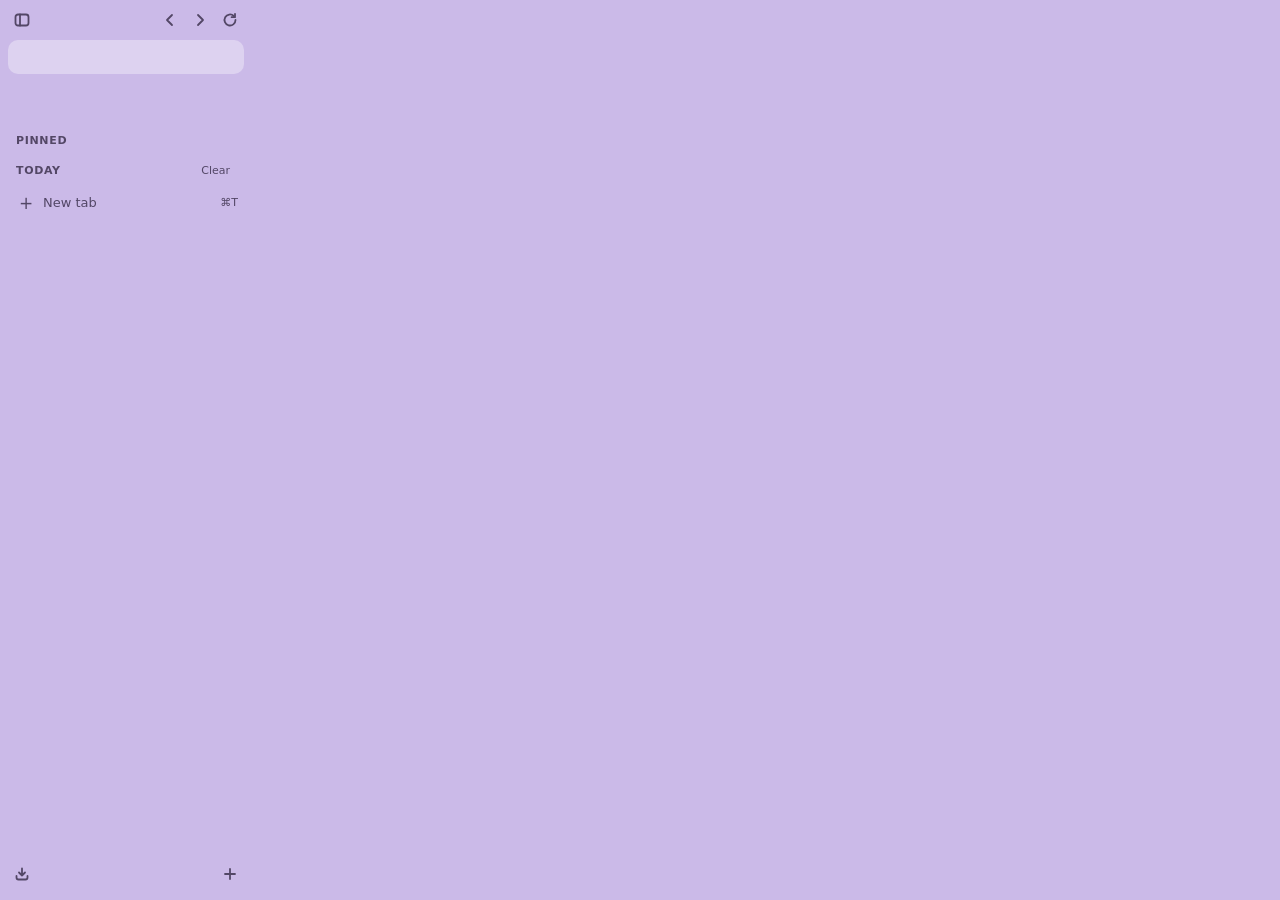
<file: ui/sidebar.html>
<!doctype html>
<html>
  <head>
    <meta charset="utf-8" />
    <title>Circle Sidebar</title>
    <link rel="stylesheet" href="common.css" />
    <style>
      html { overflow: hidden; background: var(--bg); }
      body {
        display: flex;
        flex-direction: column;
        background: var(--bg);
        color: var(--fg);
        padding: 0 8px 8px 8px;
        /* Fixed width: while the sidebar animates the view clips it instead
           of reflowing it. Set from the browser's sidebar width. */
        width: 252px;
        flex: none;
        transition: opacity 260ms ease, transform 260ms cubic-bezier(0.32, 0.72, 0, 1);
      }
      body.collapsed { opacity: 0; transform: translateX(-24px); }

      .drag { -webkit-app-region: drag; }
      .no-drag, button, .tab, .fav, input { -webkit-app-region: no-drag; }

      #top {
        display: flex;
        align-items: center;
        gap: 2px;
        height: 40px;
        flex: none;
      }
      body.macos #top { padding-left: 72px; }

      /* The peek panel draws its own traffic lights: the real ones belong to
         the sidebar and stay hidden while it is collapsed. */
      #lights { display: none; }
      body.macos.peek #top { padding-left: 0; }
      body.macos.peek #lights {
        display: flex;
        gap: 10px;
        padding-left: 13px;
        align-self: stretch;
        align-items: center;
      }
      #lights button {
        width: 13px;
        height: 13px;
        padding: 0;
        border: 0;
        border-radius: 50%;
        box-shadow: inset 0 0 0 0.5px rgba(0, 0, 0, 0.18);
        display: grid;
        place-items: center;
      }
      #lights .close { background: #ff5f57; }
      #lights .minimize { background: #febc2e; }
      #lights .zoom { background: #28c840; }
      #lights svg {
        width: 8px;
        height: 8px;
        fill: none;
        stroke: rgba(0, 0, 0, 0.55);
        stroke-width: 1.4;
        stroke-linecap: round;
        opacity: 0;
      }
      #lights:hover svg { opacity: 1; }
      #top .grow { flex: 1; align-self: stretch; }

      .tool {
        width: 28px;
        height: 28px;
        display: grid;
        place-items: center;
        border-radius: 7px;
        color: var(--muted);
      }
      .tool:hover:not(:disabled) { background: var(--hover); color: var(--fg); }
      .tool:disabled { opacity: 0.35; }
      .tool svg { width: 16px; height: 16px; stroke: currentColor; fill: none; stroke-width: 1.8; stroke-linecap: round; stroke-linejoin: round; }

      #url {
        display: flex;
        align-items: center;
        gap: 8px;
        height: 34px;
        padding: 0 12px;
        border-radius: var(--radius);
        background: var(--hover);
        color: var(--fg);
        flex: 1;
        min-width: 0;
        overflow: hidden;
      }
      #address { display: flex; gap: 4px; margin-bottom: 10px; flex: none; }
      /* Extension buttons: the pinned ones, then the puzzle menu. */
      #exts { display: flex; gap: 2px; }
      #exts:empty { display: none; }
      #exts button {
        width: 30px;
        height: 34px;
        display: grid;
        place-items: center;
        border-radius: var(--radius);
        color: var(--muted);
      }
      #exts button:hover, #exts button.open { background: var(--hover); color: var(--fg); }
      #exts button.open { background: var(--active); }
      #exts img, #menu .ext img { width: 16px; height: 16px; object-fit: contain; }
      #exts svg { width: 16px; height: 16px; stroke: currentColor; fill: none; stroke-width: 1.6; stroke-linejoin: round; }
      #menu .ext { display: flex; align-items: center; gap: 8px; }
      #menu .ext .name { flex: 1; min-width: 0; overflow: hidden; text-overflow: ellipsis; white-space: nowrap; }
      #menu .ext .pin { opacity: 0.5; font-size: 11px; }
      #menu .ext:hover .pin { opacity: 1; }
      #menu.exts { min-width: 230px; }
      #url:hover { background: var(--active); }
      #url .text { flex: 1; }
      #url .lock { width: 12px; height: 12px; stroke: var(--muted); fill: none; stroke-width: 2; }

      #scroll {
        flex: 1;
        overflow-y: auto;
        overflow-x: hidden;
        margin: 0 -4px;
        padding: 0 4px;
        scrollbar-width: none;
      }
      #scroll::-webkit-scrollbar { display: none; }

      #favorites {
        display: grid;
        grid-template-columns: repeat(4, 1fr);
        gap: 6px;
        margin-bottom: 10px;
        min-height: 4px;
      }
      #favorites.empty { display: block; }
      .fav {
        height: 46px;
        display: grid;
        place-items: center;
        border-radius: var(--radius);
        background: var(--hover);
        position: relative;
      }
      .fav:hover { background: var(--active); }
      .fav.active { background: var(--active); box-shadow: var(--shadow); }
      .fav.unloaded .icon { opacity: 0.55; filter: grayscale(0.4); }

      .section-title {
        display: flex;
        align-items: center;
        gap: 6px;
        height: 28px;
        padding: 0 8px;
        font-weight: 600;
        color: var(--fg);
      }
      .section-title .grow { flex: 1; }
      .section-title input {
        font: inherit;
        font-weight: 600;
        color: inherit;
        background: var(--active);
        border: 0;
        border-radius: 6px;
        padding: 2px 6px;
        width: 100%;
        outline: 2px solid var(--accent);
      }
      .muted-btn {
        color: var(--muted);
        font-size: 12px;
        font-weight: 500;
        padding: 2px 6px;
        border-radius: 6px;
      }
      .muted-btn:hover { background: var(--hover); color: var(--fg); }

      .divider {
        height: 1px;
        background: var(--line);
        margin: 6px 8px;
      }
      .space-mark { width: 10px; height: 10px; border-radius: 50%; flex: none; background: hsl(var(--hue) 55% 58%); }
      .sec-label {
        display: flex;
        align-items: center;
        justify-content: space-between;
        height: 24px;
        padding: 8px 8px 2px;
        font-size: 11px;
        font-weight: 700;
        letter-spacing: 0.06em;
        text-transform: uppercase;
        color: var(--muted);
      }
      .sec-label[hidden] { display: none; }
      .sec-action { font-size: 11px; font-weight: 500; letter-spacing: 0; text-transform: none; color: var(--muted); padding: 1px 6px; border-radius: 6px; }
      .sec-action:hover { background: var(--hover); color: var(--fg); }
      .kbd-hint { margin-left: auto; font-size: 11px; color: var(--muted); }
      #url .path { color: var(--muted); }

      /* ----- the status tray: one anatomy for every notice ----- */
      #tray { display: flex; flex-direction: column; gap: 6px; margin-top: 6px; }
      #tray:empty, #tray:not(:has(> div:not(:empty))) { margin-top: 0; }
      #tray > div:not(:empty) {
        display: flex;
        align-items: center;
        gap: 10px;
        min-height: 40px;
        margin: 0;
        padding: 6px 8px 6px 12px;
        box-sizing: border-box;
        border-radius: 10px;
        background: var(--active);
        color: var(--active-fg);
        box-shadow: var(--shadow);
        font-size: 12px;
        font-weight: 500;
      }
      #tray > div b { font-weight: 650; }
      #tray > div .grow { flex: 1; min-width: 0; }
      #tray > div time, #tray > div .meta { color: var(--muted); font-variant-numeric: tabular-nums; }
      #tray > div button { height: 26px; padding: 0 10px; border-radius: 6px; background: var(--hover); font-weight: 650; flex: none; }
      #tray > div button.primary { background: var(--accent); color: white; }
      #tray .dot, #tray .pulse { width: 8px; height: 8px; border-radius: 50%; flex: none; background: hsl(358 75% 52%); animation: pulse 1.4s ease-in-out infinite; }
      #tray .pulse { background: var(--accent); }
      #tray .bar { height: 3px; border-radius: 2px; background: var(--line); margin-top: 5px; overflow: hidden; }
      #tray .bar i { display: block; height: 100%; background: var(--accent); }
      #tray svg.state { width: 14px; height: 14px; flex: none; stroke: var(--accent); fill: none; stroke-width: 1.8; stroke-linecap: round; stroke-linejoin: round; }
      #tray > #recording.prompt { flex-direction: column; align-items: stretch; gap: 8px; padding: 10px; }

      /* Downloads in progress: a ring around the button. */
      #library-btn.progress::before {
        content: "";
        position: absolute;
        inset: 2px;
        border-radius: 50%;
        background: conic-gradient(var(--accent) calc(var(--p, 0) * 1%), transparent 0);
        -webkit-mask: radial-gradient(farthest-side, transparent calc(100% - 2px), #000 calc(100% - 2px));
        mask: radial-gradient(farthest-side, transparent calc(100% - 2px), #000 calc(100% - 2px));
      }

      .list { display: flex; flex-direction: column; gap: 1px; min-height: 6px; }

      .tab {
        display: flex;
        align-items: center;
        gap: 9px;
        height: 34px;
        padding: 0 6px 0 10px;
        border-radius: 9px;
        color: var(--fg);
        position: relative;
      }
      .tab:hover { background: var(--hover); }
      .tab.active { background: var(--active); color: var(--active-fg); box-shadow: var(--shadow); }
      .tab.split::after {
        content: "";
        position: absolute;
        left: 2px;
        top: 9px;
        bottom: 9px;
        width: 3px;
        border-radius: 2px;
        background: var(--accent);
      }
      .tab.unloaded:not(.active) { color: var(--muted); }
      .tab .title { flex: 1; }
      .tab .x {
        width: 22px;
        height: 22px;
        border-radius: 6px;
        display: none;
        place-items: center;
        color: var(--muted);
      }
      .tab:hover .x { display: grid; }

      /* Pages from a local dev server. */
      .dev {
        flex: none;
        height: 16px;
        padding: 0 5px;
        border-radius: 4px;
        display: grid;
        place-items: center;
        font-size: 9px;
        font-weight: 700;
        letter-spacing: 0.06em;
        color: hsl(45 60% 26%);
        background: hsl(0 0% 0% / 0.08);
      }
      #url .dev { height: 18px; padding: 0 6px; font-size: 10px; }
      .tab:hover .dev { display: none; }
      @media (prefers-color-scheme: dark) {
        .dev { color: hsl(45 85% 70%); background: hsl(0 0% 100% / 0.1); }
      }
      /* A tinted fill, so it shows on hovered and active (white) tabs alike. */
      .tab .x { transition: background-color 0.12s, color 0.12s, transform 0.08s; }
      .tab .x:hover { background: hsl(var(--hue) 30% 20% / 0.12); color: var(--active-fg); }
      .tab .x:active { background: hsl(var(--hue) 30% 20% / 0.2); transform: scale(0.92); }
      @media (prefers-color-scheme: dark) {
        .tab .x:hover { background: hsl(0 0% 100% / 0.14); }
        .tab .x:active { background: hsl(0 0% 100% / 0.22); }
      }
      .tab .x svg { width: 12px; height: 12px; stroke: currentColor; stroke-width: 2; fill: none; stroke-linecap: round; }
      .tab.moved .reset { display: grid; }
      .tab:not(.moved) .reset { display: none; }

      .folder-head { font-weight: 500; }
      .folder-head .chev {
        width: 12px;
        height: 12px;
        flex: none;
        color: var(--muted);
        transition: transform 0.15s ease;
      }
      .folder.collapsed .folder-head .chev { transform: rotate(-90deg); }
      .folder-head .folder-icon { width: 16px; height: 16px; flex: none; color: var(--muted); }
      .folder-head .count { font-size: 11px; color: var(--muted); padding: 0 6px; }
      .folder-body { display: flex; flex-direction: column; gap: 1px; padding-left: 14px; min-height: 4px; }
      .folder.collapsed .folder-body { display: none; }
      .tab input.rename {
        flex: 1;
        min-width: 0;
        font: inherit;
        color: var(--panel-fg);
        background: var(--panel);
        border: 0;
        border-radius: 5px;
        padding: 2px 5px;
        outline: 2px solid var(--accent);
      }

      .new-tab { color: var(--muted); }
      .new-tab .plus { width: 16px; text-align: center; font-size: 17px; line-height: 1; }

      .drop-line {
        height: 2px;
        margin: -1px 8px;
        border-radius: 1px;
        background: var(--accent);
      }
      .dragging { opacity: 0.4; }
      .drop-target { outline: 2px dashed var(--accent); outline-offset: 2px; border-radius: var(--radius); }

      #agent:not(:empty) {
        display: flex;
        align-items: center;
        gap: 8px;
        margin: -2px 0 10px;
        padding: 6px 6px 6px 12px;
        border-radius: var(--radius);
        background: var(--active);
        color: var(--active-fg);
        font-weight: 600;
        box-shadow: var(--shadow);
      }
      #agent .pulse {
        width: 8px;
        height: 8px;
        border-radius: 50%;
        background: var(--accent);
        animation: pulse 1.4s ease-in-out infinite;
      }
      #agent .grow { flex: 1; }
      #agent button { padding: 3px 8px; border-radius: 6px; background: var(--hover); font-weight: 600; }
      @keyframes pulse { 50% { opacity: 0.35; } }

      /* Behind Spotlight and the command bar, like the page. */
      body::after {
        content: "";
        position: fixed;
        inset: 0;
        z-index: 100;
        pointer-events: none;
        opacity: 0;
        backdrop-filter: blur(14px);
        background: hsl(var(--hue) 30% 12% / 0.22);
        transition: opacity 0.12s;
      }
      body.dimmed::after { opacity: 1; pointer-events: auto; }
      @media (prefers-color-scheme: dark) {
        body::after { background: hsl(0 0% 0% / 0.35); }
      }

      #recording:not(:empty),
      #bugrec:not(:empty) {
        display: flex;
        align-items: center;
        gap: 8px;
        margin: -2px 0 10px;
        padding: 6px 6px 6px 12px;
        border-radius: var(--radius);
        background: var(--active);
        color: var(--active-fg);
        font-weight: 600;
        box-shadow: var(--shadow);
      }
      #recording .dot, #bugrec .dot {
        width: 9px;
        height: 9px;
        border-radius: 50%;
        background: hsl(358 80% 55%);
        animation: pulse 1.4s ease-in-out infinite;
      }
      #recording .grow, #bugrec .grow { flex: 1; }

      /* The recording controls, before Start. */
      #recording.prompt { flex-direction: column; align-items: stretch; gap: 8px; padding: 10px; }
      #recording.prompt .rec-head { display: flex; align-items: center; gap: 8px; }
      #recording.prompt .rec-cancel { width: 22px; height: 22px; padding: 0; display: grid; place-items: center; background: none; color: var(--muted); }
      #recording.prompt .rec-cancel:hover { background: var(--hover); color: var(--active-fg); }
      #recording.prompt .rec-cancel svg { width: 12px; height: 12px; stroke: currentColor; stroke-width: 2; stroke-linecap: round; }
      #recording.prompt .rec-tab { margin-top: -6px; font-size: 12px; font-weight: 500; color: var(--muted); }
      /* Undo the tray's own button look inside the segmented control. */
      #recording.prompt .seg button { flex: 1; height: 24px; padding: 0; background: none; }
      #recording.prompt .seg button.on { background: var(--bg); color: var(--fg); }
      #recording.prompt .rec-marks { display: flex; gap: 6px; }
      #recording.prompt .rec-marks button {
        flex: 1;
        padding: 4px 0;
        font-size: 12px;
        background: none;
        color: var(--muted);
        box-shadow: inset 0 0 0 1px var(--line);
      }
      #recording.prompt .rec-marks button:hover { background: var(--hover); color: var(--active-fg); }
      #recording.prompt .rec-marks button[aria-pressed="true"] { background: var(--bg); color: var(--fg); box-shadow: none; }
      #recording.prompt .rec-start {
        display: flex;
        align-items: center;
        justify-content: center;
        gap: 8px;
        height: 32px;
        border-radius: 8px;
        background: hsl(358 75% 52%);
        color: white;
      }
      #recording.prompt .rec-start:hover { background: hsl(358 75% 47%); }
      #recording.prompt .rec-start .dot { background: white; animation: none; width: 8px; height: 8px; }
      #recording time, #bugrec time { font-variant-numeric: tabular-nums; color: var(--muted); font-weight: 500; }
      #recording button, #bugrec button { padding: 3px 8px; border-radius: 6px; background: var(--hover); font-weight: 600; }
      #recording button:hover, #bugrec button:hover { background: hsl(358 80% 55%); color: white; }

      #prompts { display: flex; flex-direction: column; gap: 6px; }
      #prompts:not(:empty) { margin-bottom: 10px; }
      .card {
        background: var(--active);
        border-radius: var(--radius);
        padding: 10px 12px;
        box-shadow: var(--shadow);
        color: var(--active-fg);
      }
      .card .row { display: flex; gap: 6px; margin-top: 8px; }
      .card .row button {
        flex: 1;
        height: 26px;
        border-radius: 7px;
        background: var(--hover);
        font-weight: 600;
      }
      .card .row button.primary { background: var(--accent); color: white; }
      .card b { font-weight: 600; }

      /* ----- the library: downloads and recently closed ----- */
      #library {
        position: fixed;
        z-index: 5;
        top: 40px;
        bottom: 50px;
        left: 0;
        right: 0;
        margin: 0 8px;
        display: flex;
        flex-direction: column;
        border-radius: var(--radius);
        /* --active is translucent: lay it over the solid sidebar colour. */
        background: linear-gradient(var(--active), var(--active)), var(--bg);
        color: var(--active-fg);
        box-shadow: var(--shadow);
        transform: translateX(calc(-100% - 16px));
        visibility: hidden;
        transition: transform 220ms cubic-bezier(0.32, 0.72, 0, 1), visibility 0s 220ms;
      }
      body.library #library { transform: none; visibility: visible; transition: transform 220ms cubic-bezier(0.32, 0.72, 0, 1); }
      .lib-head { display: flex; align-items: center; gap: 4px; padding: 8px 6px 6px 8px; flex: none; }
      .seg { flex: 1; display: flex; padding: 2px; border-radius: 8px; background: var(--hover); }
      .seg button { flex: 1; height: 24px; border-radius: 6px; font-size: 12px; font-weight: 600; color: var(--muted); }
      .seg button.on { background: var(--active); color: var(--active-fg); box-shadow: var(--shadow); }
      .lib-body { flex: 1; overflow-y: auto; padding: 2px 6px 6px; display: flex; flex-direction: column; gap: 1px; }
      .lib-foot { flex: none; padding: 6px 8px 8px; display: flex; justify-content: center; }
      .lib-foot:empty { display: none; }
      .lib-foot button { height: 26px; padding: 0 12px; border-radius: 7px; font-size: 12px; font-weight: 600; color: var(--muted); }
      .lib-foot button:hover { background: var(--hover); color: var(--active-fg); }
      .lib-empty { margin: auto; padding: 24px 12px; text-align: center; color: var(--muted); font-size: 12px; }
      .lib-item { display: flex; align-items: center; gap: 10px; min-height: 46px; padding: 6px 6px 6px 8px; border-radius: 9px; }
      .lib-item:hover { background: var(--hover); }
      .lib-item .info { flex: 1; min-width: 0; }
      .lib-item .name { font-weight: 500; }
      .lib-item small { display: block; color: var(--muted); font-size: 11px; }
      .lib-item .bar { height: 3px; border-radius: 2px; background: var(--line); margin-top: 4px; overflow: hidden; }
      .lib-item .bar i { display: block; height: 100%; background: var(--accent); }
      .lib-item.failed small { color: hsl(358 65% 50%); }
      .ext {
        width: 30px;
        height: 34px;
        flex: none;
        border-radius: 6px;
        display: grid;
        place-items: end center;
        padding-bottom: 5px;
        font-size: 8.5px;
        font-weight: 800;
        letter-spacing: 0.02em;
        color: var(--active-fg);
        background: linear-gradient(to bottom, var(--hover), var(--line));
        text-transform: uppercase;
      }
      .lib-item .reveal { width: 26px; height: 26px; border-radius: 6px; display: none; place-items: center; color: var(--muted); flex: none; }
      .lib-item:hover .reveal { display: grid; }
      .lib-item .reveal:hover { background: var(--line); color: var(--active-fg); }
      .lib-item .reveal svg { width: 14px; height: 14px; stroke: currentColor; fill: none; stroke-width: 1.5; stroke-linecap: round; stroke-linejoin: round; }
      #library-btn { position: relative; }
      #library-btn .badge {
        position: absolute;
        top: 3px;
        right: 3px;
        min-width: 7px;
        height: 7px;
        border-radius: 999px;
        background: var(--accent);
        display: none;
      }
      #library-btn .badge.on { display: block; }
      body.library #library-btn { background: var(--active); }

      #bottom {
        display: flex;
        align-items: center;
        gap: 4px;
        height: 36px;
        flex: none;
        margin-top: 6px;
      }
      #spaces { display: flex; align-items: center; justify-content: center; gap: 2px; flex: 1; }
      .space-dot {
        width: 26px;
        height: 26px;
        display: grid;
        place-items: center;
        border-radius: 7px;
        color: var(--muted);
        font-size: 14px;
      }
      .space-dot:hover { background: var(--hover); }
      .space-dot i {
        width: 7px;
        height: 7px;
        border-radius: 50%;
        background: currentColor;
        opacity: 0.55;
      }
      .space-dot.active { color: var(--fg); background: var(--hover); }
      .space-dot.active i { opacity: 1; width: 10px; height: 10px; }
      /* Each space in its own colour. */
      .space-dot i { background: var(--dot, currentColor); opacity: 0.85; }

      #toast {
        position: fixed;
        left: 50%;
        bottom: 52px;
        transform: translate(-50%, 8px);
        background: var(--fg);
        color: var(--bg);
        padding: 6px 12px;
        border-radius: 8px;
        font-weight: 600;
        opacity: 0;
        transition: opacity 0.15s, transform 0.15s;
        pointer-events: none;
        /* Long file names wrap inside the sidebar. */
        width: max-content;
        max-width: calc(100% - 24px);
        text-align: center;
        overflow-wrap: anywhere;
        z-index: 6;
      }
      #toast.show { opacity: 1; transform: translate(-50%, 0); }

      /* The private space: always dark, clearly labelled. */
      body.private {
        --bg: hsl(268 28% 11%);
        --fg: hsl(268 20% 90%);
        --muted: hsl(268 10% 66%);
        --hover: hsl(0 0% 100% / 0.07);
        --active: hsl(0 0% 100% / 0.13);
        --active-fg: hsl(0 0% 100%);
        --line: hsl(0 0% 100% / 0.1);
        --accent: hsl(268 75% 74%);
        color-scheme: dark;
      }
      body.private .dev { color: hsl(45 85% 70%); background: hsl(0 0% 100% / 0.1); }
      .private-emoji { font-size: 15px; line-height: 1; flex: none; }
      .space-dot .private-emoji { font-size: 14px; }
      .end-private { padding: 3px 10px; border-radius: 6px; background: var(--hover); font-weight: 600; font-size: 12px; }
      .end-private:hover { background: hsl(358 70% 50%); color: white; }
      #private-note {
        margin: -2px 0 10px;
        padding: 8px 10px;
        border-radius: var(--radius);
        background: var(--hover);
        color: var(--muted);
        font-size: 11.5px;
        line-height: 1.4;
      }
      #private-note[hidden] { display: none; }

      /* A new version: downloading, ready to install, or to download. */
      #update:not(:empty) {
        display: flex;
        align-items: center;
        gap: 10px;
        margin-top: 6px;
        padding: 10px 10px 10px 12px;
        border-radius: var(--radius);
        background: var(--active);
        color: var(--active-fg);
        box-shadow: var(--shadow);
        font-size: 12px;
        line-height: 1.3;
      }
      /* The logo's ring. */
      #update .mark { width: 22px; height: 22px; flex: none; border-radius: 50%;
        background: conic-gradient(#4A6CFF, #2A9BA3 33.3%, #45C75B 66.6%, #4A6CFF);
        -webkit-mask: radial-gradient(farthest-side, transparent 52%, #000 56%);
        mask: radial-gradient(farthest-side, transparent 52%, #000 56%); }
      #update .grow { flex: 1; min-width: 0; display: flex; flex-direction: column; gap: 1px; }
      #update b { font-weight: 650; font-size: 12.5px; }
      #update .line { color: var(--muted); }
      #update .bar { display: block; height: 3px; border-radius: 2px; background: var(--line); margin-top: 5px; overflow: hidden; }
      #update .bar i { display: block; height: 100%; background: currentColor; }
      /* Ink on the card in light mode, light on dark: readable on any space. */
      #tray #update button { height: 28px; padding: 0 12px; border-radius: 7px; background: var(--active-fg); color: var(--bg); font-weight: 650; flex: none; }
      #tray #update button:hover { opacity: 0.88; }

      /* The copy of the sidebar that peeks out over the page. */
      body.peek { box-shadow: inset -1px 0 0 var(--line); }

      /* Folded to the hover strip along the left edge, it covers the frame
         there, so for a dev server page it draws the frame's stripes too
         (matching stripe_color and the stripes in mac.rs: 6px bands at 45°,
         85% opaque). */
      :root { --stripe: hsl(var(--hue) 47% 66% / 0.85); }
      @media (prefers-color-scheme: dark) {
        :root { --stripe: hsl(var(--hue) 24% 30% / 0.85); }
      }
      @media (max-width: 24px) {
        body.peek { box-shadow: none; }
        body.peek > * { visibility: hidden; }
        body.peek.local-frame {
          background:
            repeating-linear-gradient(135deg, var(--stripe) 0 4.243px, transparent 4.243px 8.485px),
            var(--bg);
          background-position: var(--stripe-shift, 0) 0, 0 0;
        }
      }

      #picker {
        position: fixed;
        z-index: 11;
        width: 220px;
        padding: 12px;
        border-radius: 12px;
        background: var(--panel);
        color: var(--panel-fg);
        box-shadow: 0 0 0 1px hsl(0 0% 0% / 0.08), 0 10px 30px hsl(0 0% 0% / 0.22);
        display: none;
        flex-direction: column;
        gap: 12px;
      }
      #picker.open { display: flex; }
      #picker .swatches { display: grid; grid-template-columns: repeat(6, 1fr); gap: 8px; justify-items: center; }
      #picker .swatch {
        width: 24px;
        height: 24px;
        border-radius: 50%;
        background: hsl(var(--h) 62% 62%);
        box-shadow: inset 0 0 0 1px hsl(0 0% 0% / 0.1);
      }
      #picker .swatch.selected { outline: 2px solid var(--panel-fg); outline-offset: 2px; }
      #picker .hue {
        -webkit-appearance: none;
        appearance: none;
        width: 100%;
        height: 12px;
        margin: 0;
        border-radius: 6px;
        background: linear-gradient(to right, hsl(0 62% 62%), hsl(60 62% 62%), hsl(120 62% 62%), hsl(180 62% 62%), hsl(240 62% 62%), hsl(300 62% 62%), hsl(360 62% 62%));
      }
      #picker .hue::-webkit-slider-thumb {
        -webkit-appearance: none;
        width: 18px;
        height: 18px;
        border-radius: 50%;
        background: white;
        box-shadow: 0 0 0 1px hsl(0 0% 0% / 0.2), 0 2px 6px hsl(0 0% 0% / 0.25);
      }
      #picker .random {
        height: 30px;
        border-radius: 8px;
        background: var(--panel-select);
        font-weight: 600;
      }

      #menu {
        position: fixed;
        z-index: 10;
        min-width: 190px;
        padding: 5px;
        border-radius: 9px;
        background: var(--panel);
        color: var(--panel-fg);
        box-shadow: 0 0 0 1px hsl(0 0% 0% / 0.08), 0 10px 30px hsl(0 0% 0% / 0.22);
        display: none;
      }
      #menu.open { display: block; }
      #menu button {
        display: block;
        width: 100%;
        text-align: left;
        padding: 5px 10px;
        border-radius: 5px;
      }
      #menu button:hover { background: var(--accent); color: white; }
      #menu hr { border: 0; height: 1px; background: var(--line); margin: 4px 6px; }
      #menu .label { padding: 4px 10px 2px; font-size: 11px; color: var(--panel-muted); }

      .empty-hint { color: var(--muted); padding: 6px 10px; font-size: 12px; }
    </style>
  </head>
  <body>
    <div id="top" class="drag">
      <div id="lights">
        <button class="close" data-op="close" aria-label="Close window">
          <svg viewBox="0 0 8 8"><path d="m2 2 4 4M6 2 2 6" /></svg>
        </button>
        <button class="minimize" data-op="minimize" aria-label="Minimize window">
          <svg viewBox="0 0 8 8"><path d="M1.5 4h5" /></svg>
        </button>
        <button class="zoom" data-op="zoom" aria-label="Zoom window">
          <svg viewBox="0 0 8 8"><path d="M2 2h3L2 5zM6 6H3l3-3z" fill="rgba(0,0,0,0.55)" stroke="none" /></svg>
        </button>
      </div>
      <button class="tool" id="toggle" title="Hide sidebar (⌘S)">
        <svg viewBox="0 0 16 16"><rect x="1.5" y="2.5" width="13" height="11" rx="2.5" /><path d="M6 2.5v11" /></svg>
      </button>
      <div class="grow"></div>
      <button class="tool" id="back" title="Back">
        <svg viewBox="0 0 16 16"><path d="M10 3 5 8l5 5" /></svg>
      </button>
      <button class="tool" id="forward" title="Forward">
        <svg viewBox="0 0 16 16"><path d="m6 3 5 5-5 5" /></svg>
      </button>
      <button class="tool" id="reload" title="Reload">
        <svg viewBox="0 0 16 16"><path d="M13.5 8A5.5 5.5 0 1 1 11.8 4" /><path d="M13 1.8v3.4H9.6" /></svg>
      </button>
    </div>

    <div id="address">
      <div id="url" class="no-drag" title="Edit address (⌘L)"></div>
      <div id="exts" class="no-drag"></div>
    </div>
    <div id="private-note" class="no-drag" hidden>Nothing here is saved: no history, cookies or cache. End it to close everything.</div>
    <div id="prompts"></div>

    <div id="scroll">
      <div id="favorites" data-section="favorites"></div>
      <div class="section-title" id="space-title"></div>
      <div class="sec-label" id="pinned-label">Pinned</div>
      <div id="pinned" class="list" data-section="pinned"></div>
      <div class="sec-label" id="today-label"><span>Today</span><button class="sec-action" data-clear-today title="Archive today's tabs">Clear</button></div>
      <div id="today" class="list" data-section="today"></div>
      <div class="tab new-tab" id="new-tab"><span class="plus">+</span><span class="title">New tab</span><span class="kbd-hint" id="new-tab-key">⌘T</span></div>
      <div class="drag" style="min-height: 40px"></div>
    </div>

    <!-- Downloads and recently closed tabs, sliding over the sidebar. -->
    <section id="library" aria-label="Downloads and closed tabs" aria-hidden="true">
      <div class="lib-head">
        <div class="seg" role="tablist">
          <button role="tab" data-lib-view="downloads">Downloads</button>
          <button role="tab" data-lib-view="closed">Closed tabs</button>
        </div>
        <button class="tool" id="lib-close" title="Close" aria-label="Close">
          <svg viewBox="0 0 16 16"><path d="m4 4 8 8M12 4l-8 8" /></svg>
        </button>
      </div>
      <div class="lib-body" id="lib-body"></div>
      <div class="lib-foot" id="lib-foot"></div>
    </section>

    <!-- Every notice in one place, so tabs never jump. -->
    <div id="tray" class="no-drag" role="status">
      <div id="recording"></div>
      <div id="bugrec"></div>
      <div id="agent"></div>
      <div id="dlprog"></div>
      <div id="update"></div>
    </div>
    <div id="bottom">
      <button class="tool" id="library-btn" title="Downloads and closed tabs" aria-label="Downloads and closed tabs" aria-expanded="false">
        <svg viewBox="0 0 16 16"><path d="M8 2.5v7m0 0L5 6.5m3 3 3-3" /><path d="M2.5 10v1.5a2 2 0 0 0 2 2h7a2 2 0 0 0 2-2V10" /></svg>
        <span class="badge" id="library-badge"></span>
      </button>
      <div id="spaces"></div>
      <button class="tool" id="add-space" title="New space">
        <svg viewBox="0 0 16 16"><path d="M8 3v10M3 8h10" /></svg>
      </button>
    </div>

    <div id="toast"></div>
    <div id="menu"></div>
    <div id="picker" role="dialog" aria-label="Space color"></div>

    <script src="common.js"></script>
    <script src="sidebar.js"></script>
  </body>
</html>
</file>
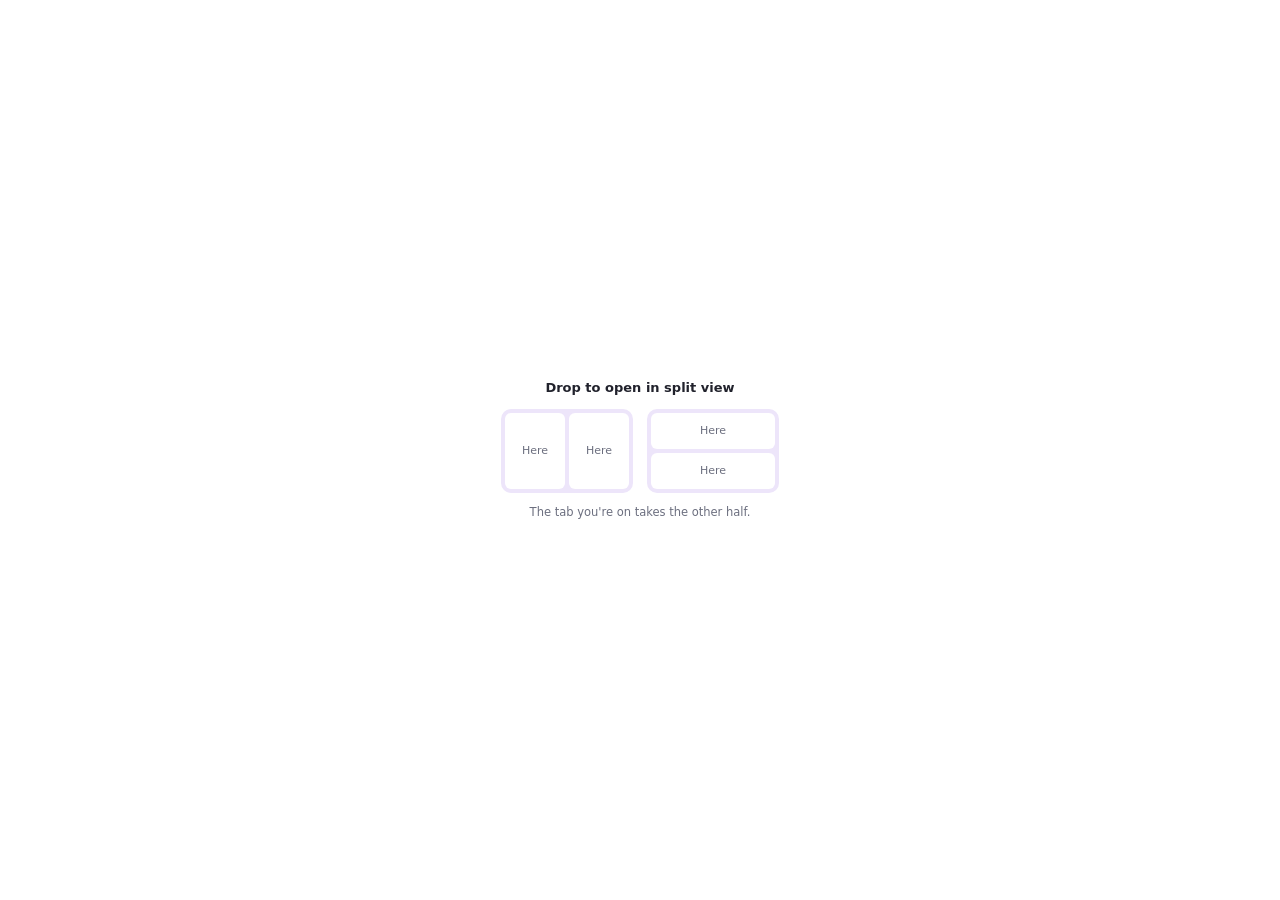
<file: ui/splitdrop.html>
<!doctype html>
<html>
  <head>
    <meta charset="utf-8" />
    <title>Circle Split View</title>
    <link rel="stylesheet" href="common.css" />
    <style>
      /* Shown over the page while a tab is dragged from the sidebar: drop it
         on a half to open it there, next to the page. */
      html, body { margin: 0; height: 100%; background: var(--panel); color: var(--panel-fg); overflow: hidden; }
      body { display: flex; flex-direction: column; align-items: center; justify-content: center; gap: 12px; padding: 14px; box-sizing: border-box; }
      h1 { margin: 0; font-size: 13px; font-weight: 650; }
      .layouts { display: flex; gap: 14px; }
      .layout { display: flex; gap: 4px; width: 132px; height: 84px; padding: 4px; border-radius: 10px; background: var(--panel-select); box-sizing: border-box; }
      .layout.stacked { flex-direction: column; }
      .half { flex: 1; border-radius: 6px; background: var(--panel); display: grid; place-items: center; font-size: 11px; color: var(--panel-muted);
        transition: background 0.1s, color 0.1s; }
      .half.page { opacity: 0.55; }
      .half.over { background: hsl(var(--hue) 70% 55%); color: white; opacity: 1; }
      p { margin: 0; font-size: 11.5px; color: var(--panel-muted); }
    </style>
  </head>
  <body>
    <h1>Drop to open in split view</h1>
    <div class="layouts">
      <div class="layout" aria-label="Side by side">
        <div class="half" data-zone="left">Here</div><div class="half" data-zone="right">Here</div>
      </div>
      <div class="layout stacked" aria-label="Stacked">
        <div class="half" data-zone="top">Here</div><div class="half" data-zone="bottom">Here</div>
      </div>
    </div>
    <p>The tab you're on takes the other half.</p>
    <script src="common.js"></script>
    <script src="splitdrop.js"></script>
  </body>
</html>
</file>
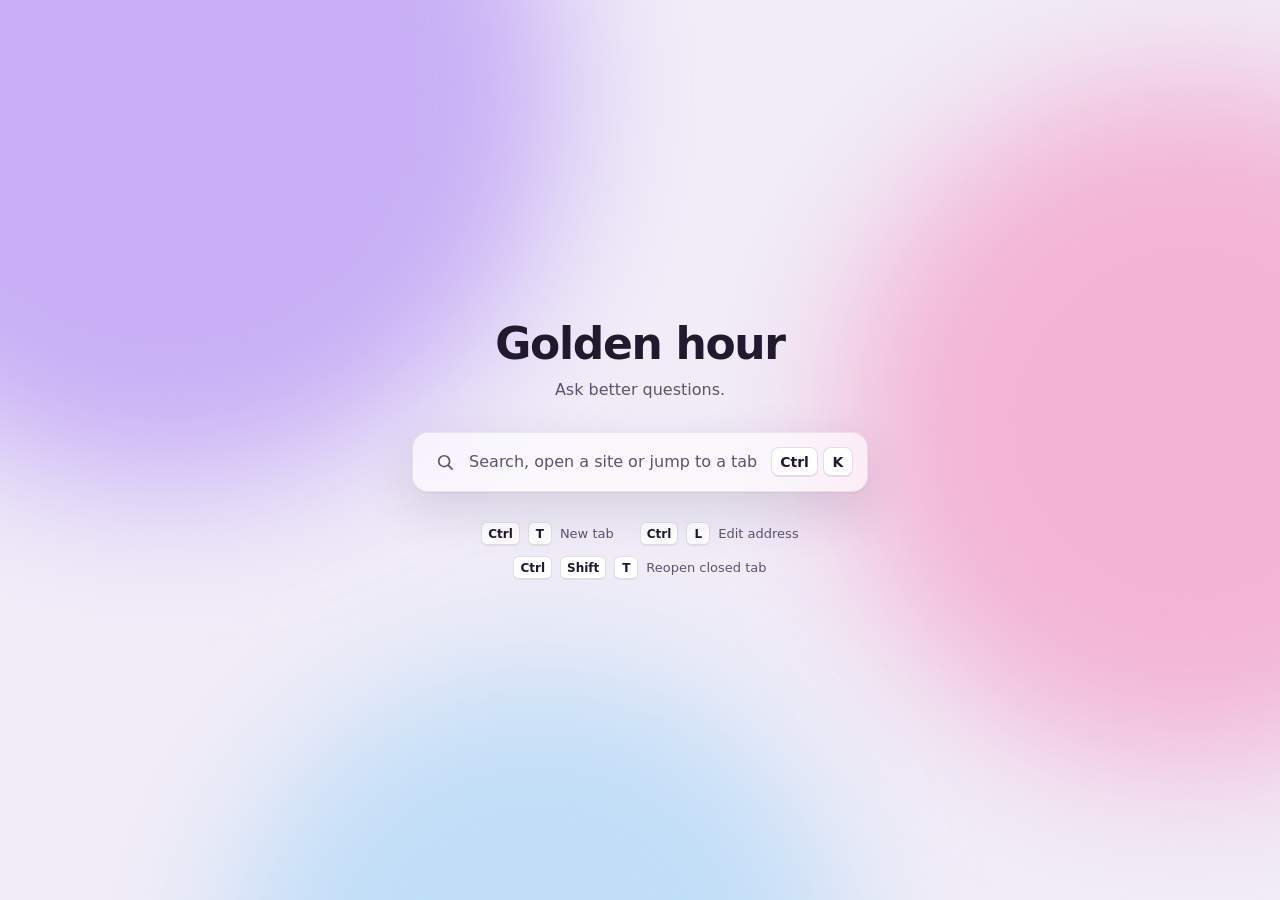
<file: ui/start.html>
<!doctype html>
<html>
  <head>
    <meta charset="utf-8" />
    <title>Circle</title>
    <link rel="stylesheet" href="common.css" />
    <style>
      :root {
        --ground: hsl(var(--hue) 45% 95%);
        --ink: hsl(var(--hue) 30% 14%);
        --soft: hsl(var(--hue) 15% 38%);
        --blob-a: hsl(var(--hue) 85% 72% / 0.55);
        --blob-b: hsl(calc(var(--hue) + 70) 90% 70% / 0.45);
        --blob-c: hsl(calc(var(--hue) - 60) 90% 72% / 0.4);
        --card: hsl(0 0% 100% / 0.62);
        --card-line: hsl(var(--hue) 30% 20% / 0.08);
        --key: hsl(0 0% 100% / 0.9);
        --key-line: hsl(var(--hue) 30% 20% / 0.14);
        --grain: 0.07;
      }
      @media (prefers-color-scheme: dark) {
        :root {
          --ground: hsl(var(--hue) 30% 9%);
          --ink: hsl(var(--hue) 25% 94%);
          --soft: hsl(var(--hue) 12% 70%);
          --blob-a: hsl(var(--hue) 80% 55% / 0.45);
          --blob-b: hsl(calc(var(--hue) + 70) 85% 55% / 0.32);
          --blob-c: hsl(calc(var(--hue) - 60) 85% 55% / 0.3);
          --card: hsl(var(--hue) 20% 14% / 0.6);
          --card-line: hsl(0 0% 100% / 0.1);
          --key: hsl(var(--hue) 20% 20% / 0.9);
          --key-line: hsl(0 0% 100% / 0.14);
          --grain: 0.1;
        }
      }
      /* The private space: always dark and quieter. */
      body.private {
        --ground: hsl(268 30% 8%);
        --ink: hsl(268 20% 92%);
        --soft: hsl(268 10% 66%);
        --blob-a: hsl(268 70% 45% / 0.35);
        --blob-b: hsl(300 60% 40% / 0.22);
        --blob-c: hsl(230 60% 45% / 0.22);
        --card: hsl(268 20% 13% / 0.6);
        --card-line: hsl(0 0% 100% / 0.1);
        --key: hsl(268 20% 20% / 0.9);
        --key-line: hsl(0 0% 100% / 0.14);
        color-scheme: dark;
      }

      html, body { height: 100%; overflow: hidden; }
      body {
        background: var(--ground);
        color: var(--ink);
        font: 15px/1.5 -apple-system, BlinkMacSystemFont, "Segoe UI", system-ui, sans-serif;
        display: grid;
        place-items: center;
        position: relative;
        transition: background-color 0.3s;
      }

      /* ----- the background: drifting colour fields, a halo, grain ----- */
      .art { position: absolute; inset: 0; overflow: hidden; pointer-events: none; }
      .blob { position: absolute; border-radius: 50%; filter: blur(70px); }
      .blob.a { width: 62vmax; height: 62vmax; left: -18vmax; top: -24vmax; background: var(--blob-a); animation: drift-a 26s ease-in-out infinite alternate; }
      .blob.b { width: 54vmax; height: 54vmax; right: -20vmax; top: 6vmax; background: var(--blob-b); animation: drift-b 31s ease-in-out infinite alternate; }
      .blob.c { width: 48vmax; height: 48vmax; left: 18vmax; bottom: -30vmax; background: var(--blob-c); animation: drift-c 23s ease-in-out infinite alternate; }
      @keyframes drift-a { to { transform: translate(8vmax, 6vmax) scale(1.08); } }
      @keyframes drift-b { to { transform: translate(-7vmax, 5vmax) scale(0.94); } }
      @keyframes drift-c { to { transform: translate(-5vmax, -6vmax) scale(1.1); } }
      .halo {
        position: absolute;
        left: 50%;
        top: 50%;
        width: 78vmin;
        height: 78vmin;
        transform: translate(-50%, -50%);
        border-radius: 50%;
        background: conic-gradient(#4A6CFF, #2A9BA3 33.3%, #45C75B 66.6%, #4A6CFF);
        -webkit-mask: radial-gradient(farthest-side, transparent 64%, #000 66%, #000 100%);
        mask: radial-gradient(farthest-side, transparent 64%, #000 66%, #000 100%);
        filter: blur(44px);
        opacity: 0.32;
        animation: turn 60s linear infinite;
      }
      body.private .halo { opacity: 0.16; }
      @keyframes turn { to { transform: translate(-50%, -50%) rotate(360deg); } }
      .grain {
        position: absolute;
        inset: 0;
        opacity: var(--grain);
        mix-blend-mode: overlay;
        background-image: url("data:image/svg+xml;utf8,<svg xmlns='http://www.w3.org/2000/svg' width='180' height='180'><filter id='n'><feTurbulence type='fractalNoise' baseFrequency='0.9' numOctaves='2' stitchTiles='stitch'/></filter><rect width='100%' height='100%' filter='url(%23n)'/></svg>");
      }
      @media (prefers-reduced-motion: reduce) {
        .blob, .halo { animation: none; }
      }

      /* ----- the centre ----- */
      main { position: relative; text-align: center; padding: 24px; max-width: 640px; }
      .logo { width: 64px; height: 64px; margin: 0 auto 22px; border-radius: 50%;
        background: conic-gradient(#4A6CFF, #2A9BA3 33.3%, #45C75B 66.6%, #4A6CFF);
        -webkit-mask: radial-gradient(farthest-side, transparent 58%, #000 60%);
        mask: radial-gradient(farthest-side, transparent 58%, #000 60%);
        filter: drop-shadow(0 8px 24px hsl(190 70% 40% / 0.3));
      }
      h1 { margin: 0; font-size: clamp(28px, 4.4vw, 44px); line-height: 1.1; letter-spacing: -0.03em; font-weight: 700; }
      .lead { margin: 10px 0 30px; color: var(--soft); font-size: 16px; }

      .spotlight {
        display: inline-flex;
        align-items: center;
        gap: 14px;
        min-height: 60px;
        padding: 0 14px 0 22px;
        border-radius: 16px;
        border: 1px solid var(--card-line);
        background: var(--card);
        backdrop-filter: blur(20px) saturate(1.3);
        box-shadow: 0 1px 2px hsl(0 0% 0% / 0.05), 0 18px 50px hsl(var(--hue) 50% 20% / 0.14);
        color: var(--soft);
        font-size: 16px;
        cursor: pointer;
        transition: transform 0.15s, box-shadow 0.15s;
      }
      .spotlight:hover { transform: translateY(-1px); box-shadow: 0 1px 2px hsl(0 0% 0% / 0.05), 0 24px 60px hsl(var(--hue) 50% 20% / 0.2); color: var(--ink); }
      .spotlight:focus-visible { outline: 2px solid hsl(var(--hue) 70% 55%); outline-offset: 3px; }
      .spotlight svg { width: 20px; height: 20px; stroke: currentColor; fill: none; stroke-width: 2; stroke-linecap: round; flex: none; }
      .spotlight .text { min-width: 220px; text-align: left; }
      .keys { display: inline-flex; gap: 5px; }
      kbd {
        min-width: 30px;
        height: 30px;
        padding: 0 8px;
        border-radius: 8px;
        border: 1px solid var(--key-line);
        border-bottom-width: 2px;
        background: var(--key);
        color: var(--ink);
        display: inline-grid;
        place-items: center;
        font: 600 14px/1 -apple-system, BlinkMacSystemFont, "Segoe UI", system-ui, sans-serif;
      }
      .hints { display: flex; flex-wrap: wrap; justify-content: center; gap: 10px 26px; margin-top: 30px; color: var(--soft); font-size: 13px; }
      .hints span { display: inline-flex; align-items: center; gap: 8px; }
      .hints kbd { min-width: 24px; height: 24px; padding: 0 6px; border-radius: 6px; font-size: 12px; }
      .monkey { display: none; font-size: 72px; line-height: 1; margin: 0 auto 18px; filter: drop-shadow(0 10px 30px hsl(268 80% 40% / 0.5)); }
      body.private .monkey { display: block; }
      /* Just the colour fields in normal mode: no logo, no ring. */
      .logo, .halo { display: none; }
      body.private .halo { display: block; }
      .private-note { display: none; margin-top: 26px; color: var(--soft); font-size: 13px; }
      body.private .private-note { display: block; }
    </style>
  </head>
  <body>
    <div class="art" aria-hidden="true">
      <div class="blob a"></div>
      <div class="blob b"></div>
      <div class="blob c"></div>
      <div class="halo"></div>
      <div class="grain"></div>
    </div>

    <main>
      <div class="logo" aria-hidden="true"></div>
      <div class="monkey" aria-hidden="true">🙈</div>
      <h1 id="greeting">Hello</h1>
      <p class="lead" id="lead">Where to next?</p>
      <button class="spotlight" id="spotlight">
        <svg viewBox="0 0 24 24" aria-hidden="true"><circle cx="11" cy="11" r="6.5" /><path d="m16 16 4.5 4.5" /></svg>
        <span class="text">Search, open a site or jump to a tab</span>
        <span class="keys" id="keys"><kbd>⌘</kbd><kbd>K</kbd></span>
      </button>
      <div class="hints" id="hints"></div>
      <p class="private-note">Nothing here is saved: no history, cookies or cache.</p>
    </main>

    <script src="common.js"></script>
    <script src="start.js"></script>
  </body>
</html>
</file>
<file: ui/common.css>
:root {
  --hue: 262;
  --bg: hsl(var(--hue) 50% 82%);
  --fg: hsl(var(--hue) 30% 14%);
  --muted: hsl(var(--hue) 18% 34%);
  --hover: hsl(0 0% 100% / 0.35);
  --active: hsl(0 0% 100% / 0.78);
  --active-fg: hsl(var(--hue) 40% 12%);
  --line: hsl(var(--hue) 25% 30% / 0.16);
  --panel: hsl(0 0% 100%);
  --panel-fg: hsl(230 15% 15%);
  --panel-muted: hsl(230 8% 46%);
  --panel-select: hsl(var(--hue) 70% 94%);
  --accent: hsl(var(--hue) 60% 48%);
  --shadow: 0 1px 2px hsl(0 0% 0% / 0.06), 0 6px 18px hsl(0 0% 0% / 0.08);
  --radius: 10px;
  color-scheme: light;
}

@media (prefers-color-scheme: dark) {
  :root {
    --bg: hsl(var(--hue) 20% 16%);
    --fg: hsl(var(--hue) 20% 90%);
    --muted: hsl(var(--hue) 10% 66%);
    --hover: hsl(0 0% 100% / 0.07);
    --active: hsl(0 0% 100% / 0.14);
    --active-fg: hsl(0 0% 100%);
    --line: hsl(0 0% 100% / 0.1);
    --panel: hsl(var(--hue) 12% 13%);
    --panel-fg: hsl(var(--hue) 15% 92%);
    --panel-muted: hsl(var(--hue) 8% 62%);
    --panel-select: hsl(var(--hue) 30% 24%);
    --accent: hsl(var(--hue) 75% 72%);
    --shadow: 0 1px 2px hsl(0 0% 0% / 0.3), 0 8px 24px hsl(0 0% 0% / 0.35);
    color-scheme: dark;
  }
}

* { box-sizing: border-box; }

html, body {
  margin: 0;
  height: 100%;
  overflow: hidden;
  font: 13px/1.35 -apple-system, BlinkMacSystemFont, "Segoe UI", system-ui, Ubuntu, sans-serif;
  -webkit-font-smoothing: antialiased;
  user-select: none;
  cursor: default;
}

button:focus:not(:focus-visible) { outline: none; }

button {
  font: inherit;
  color: inherit;
  background: none;
  border: 0;
  padding: 0;
  cursor: default;
}

.icon {
  width: 16px;
  height: 16px;
  flex: none;
  border-radius: 4px;
  object-fit: contain;
}

.letter {
  display: inline-grid;
  place-items: center;
  font-size: 10px;
  font-weight: 700;
  color: white;
  background: hsl(var(--letter-hue, 220) 45% 55%);
  text-transform: uppercase;
}

.spinner {
  width: 14px;
  height: 14px;
  margin: 1px;
  flex: none;
  border: 2px solid currentColor;
  border-right-color: transparent;
  border-radius: 50%;
  opacity: 0.55;
  animation: spin 0.8s linear infinite;
}

@keyframes spin { to { transform: rotate(360deg); } }

.ellipsis {
  overflow: hidden;
  white-space: nowrap;
  text-overflow: ellipsis;
}
</file>
